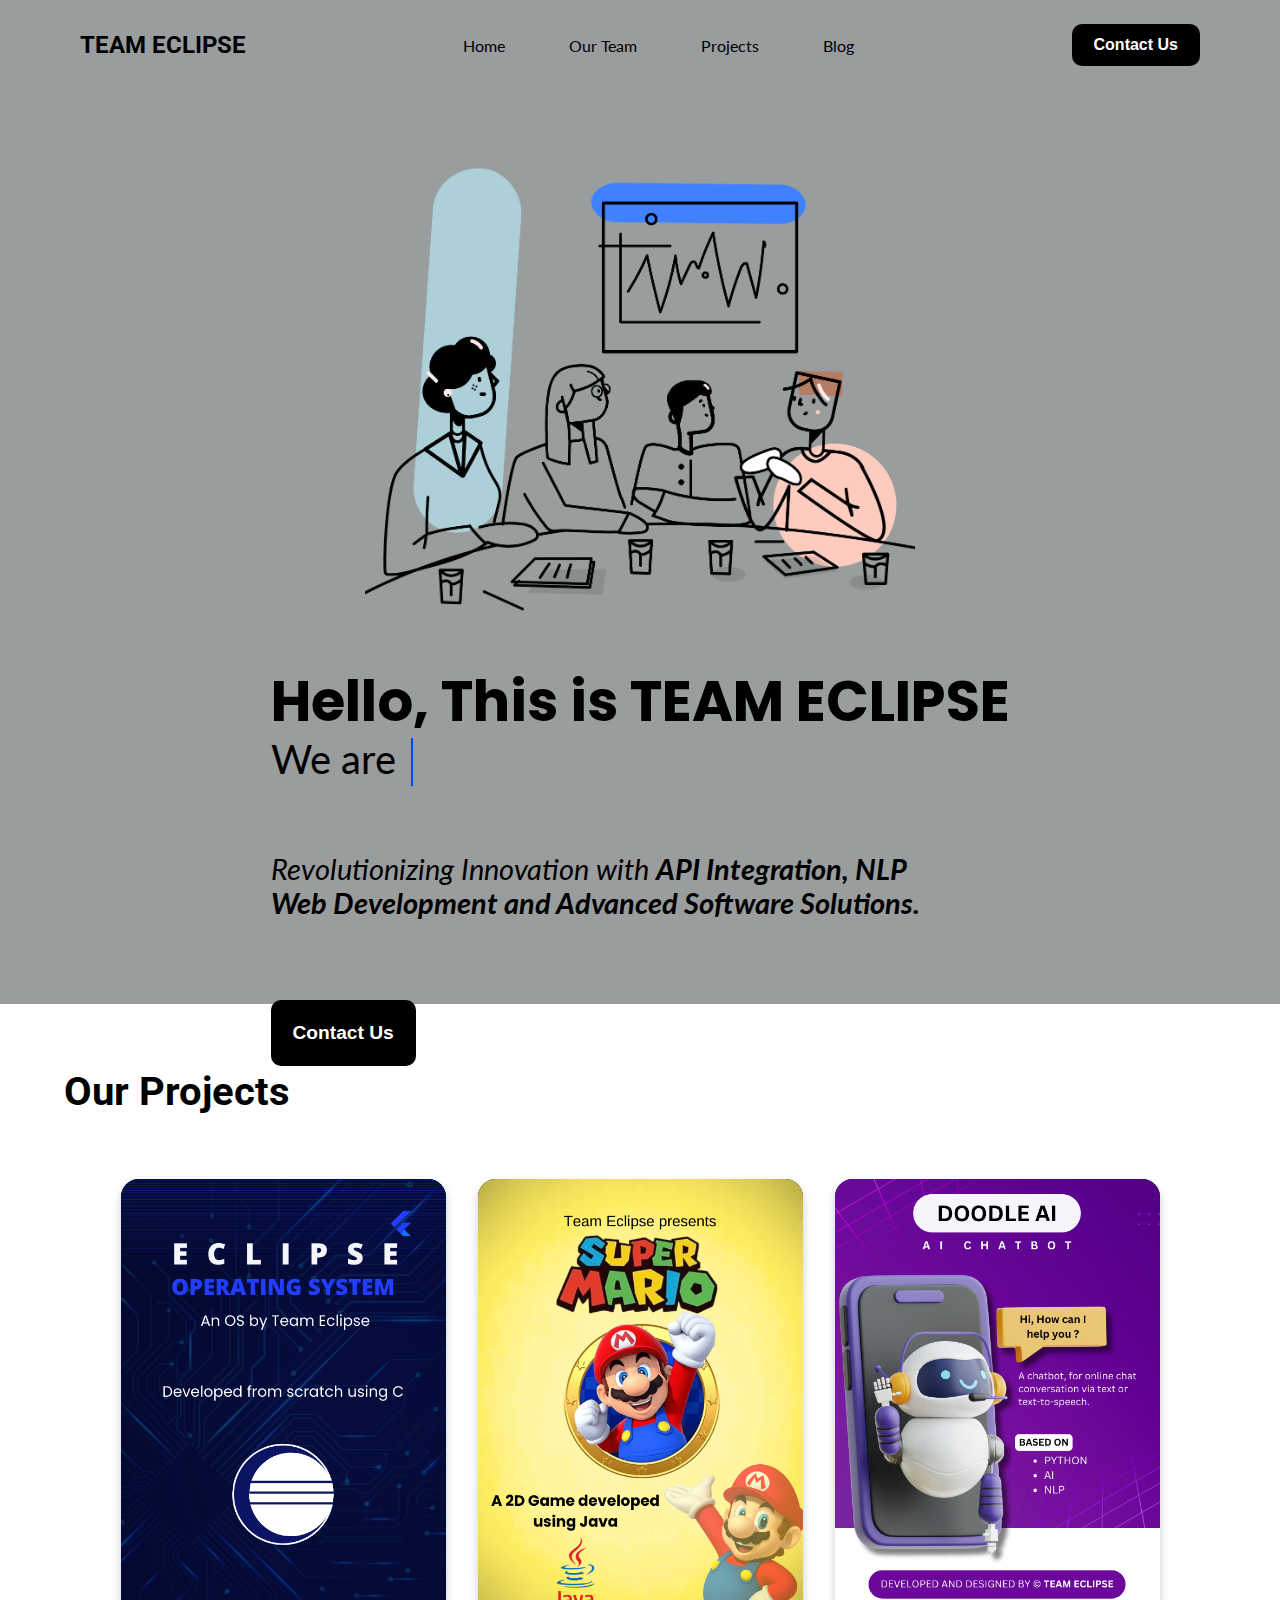
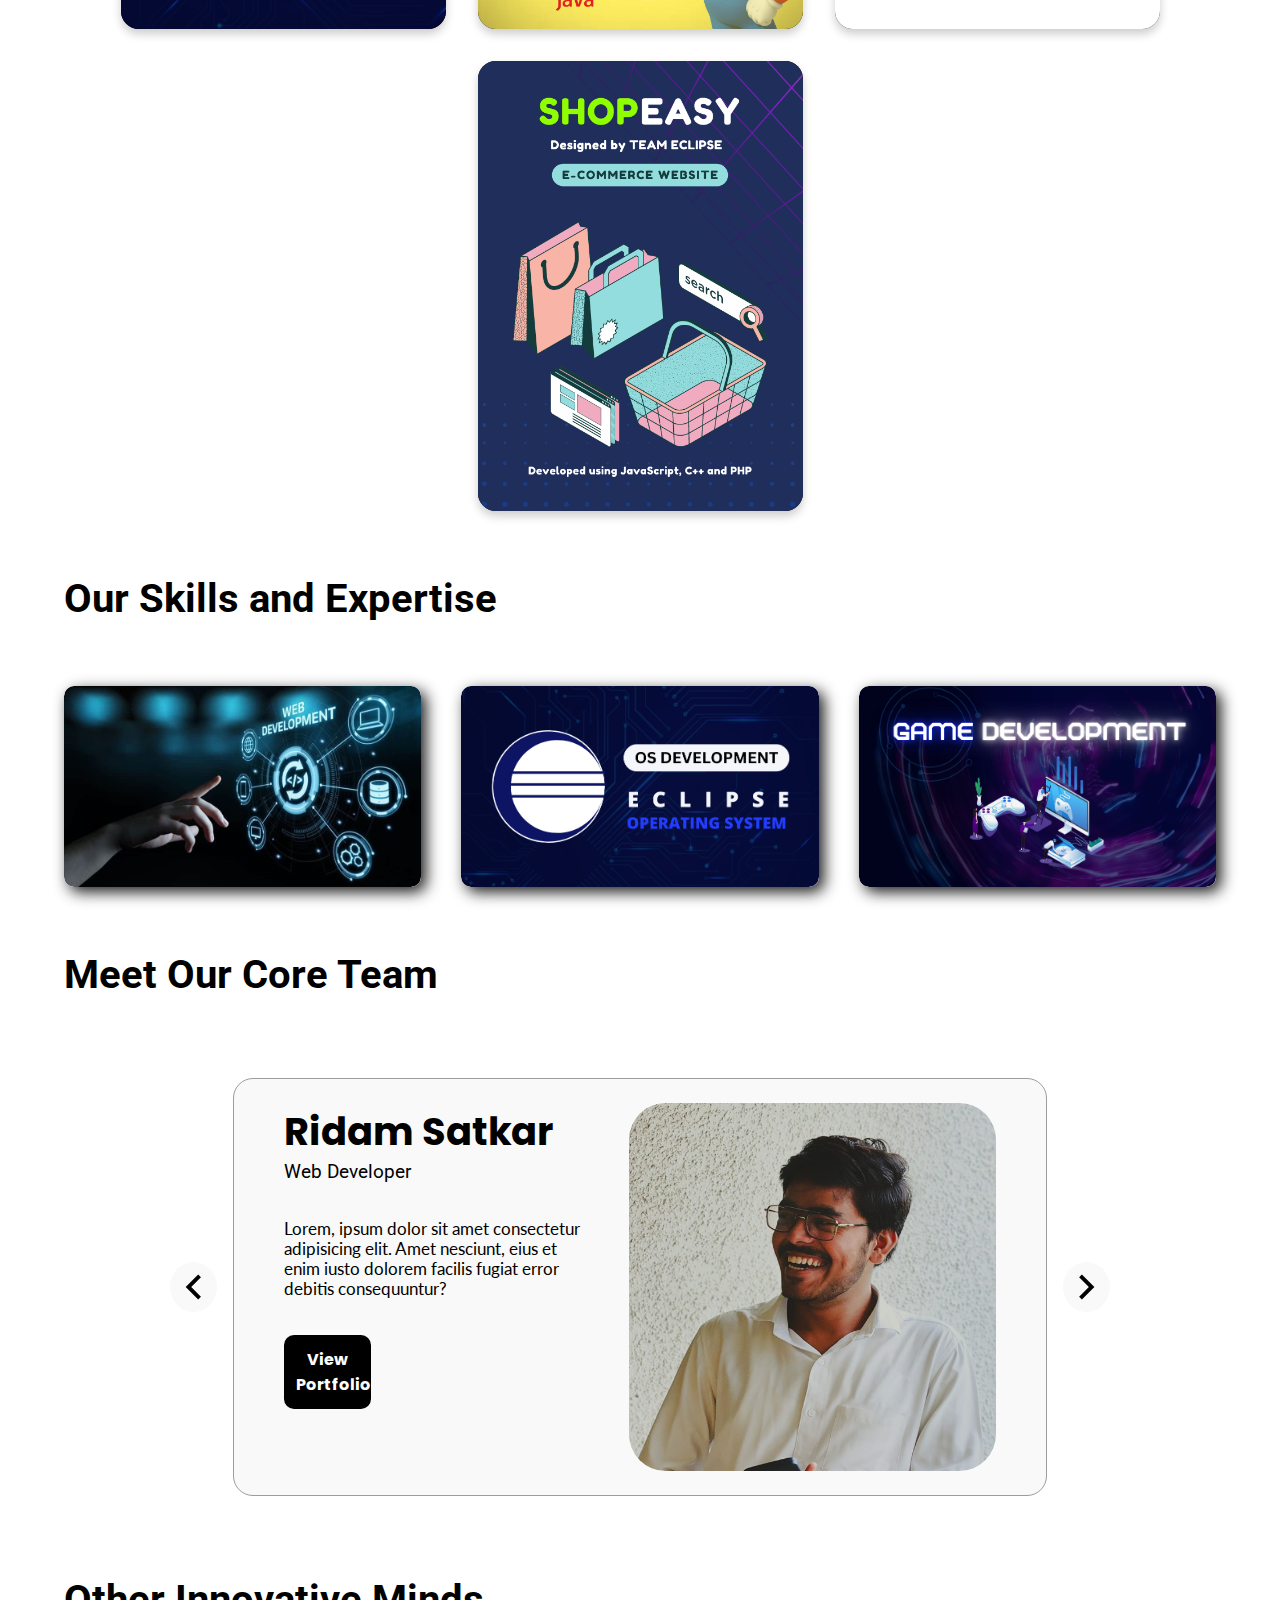
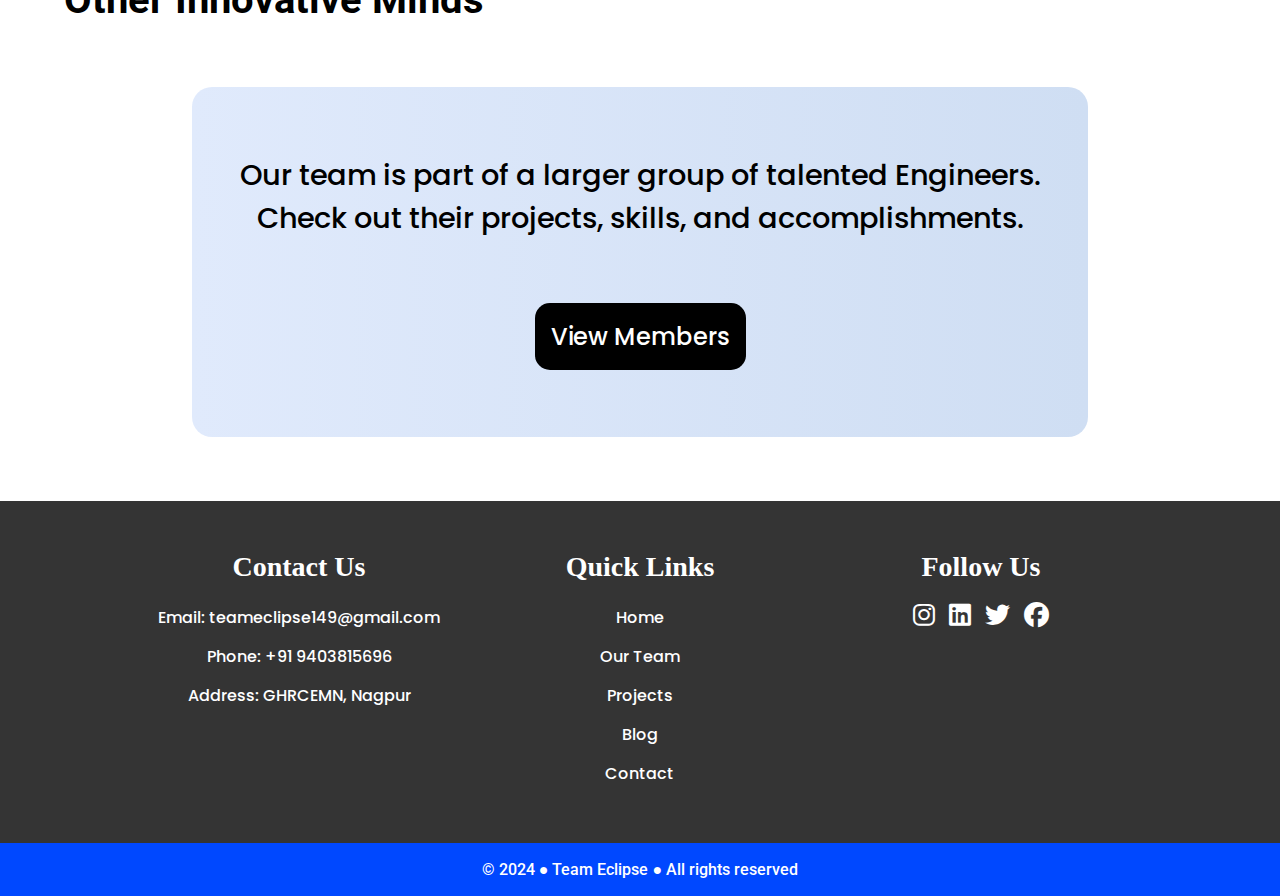
<file: index.html>
<!DOCTYPE html>
<html lang="en">

<head>
    <link rel="shortcut icon" type="icon" href="img/logo.png">
    <meta charset="UTF-8">
    <meta name="viewport" content="width=device-width, initial-scale=1.0">
    <title>Team Eclipse's Portfolio</title>
    <link rel="stylesheet" href="css/style.css">
    <link rel="stylesheet" media="only screen and (max-width:480px)" href="css/phone.css">
    <link rel="stylesheet"
        href="https://fonts.googleapis.com/css2?family=Roboto:wght@300;400;700&family=Open+Sans:wght@400;700&family=Lato:wght@400;700&display=swap">
    <link href="https://fonts.googleapis.com/css2?family=Poppins:wght@300;400;500;600;700;800;900&display=swap" rel="stylesheet">
    <link rel="stylesheet" href="https://cdnjs.cloudflare.com/ajax/libs/font-awesome/6.6.0/css/all.min.css">
</head>

<body>
    <div class="grey-bg">
        <header>
            <div class="logo">
                <h2>TEAM ECLIPSE</h2>
            </div>

            <div class="navbar">
                <ul>
                    <li><a href="#">Home</a></li>
                    <li><a href="#our-team">Our Team</a></li>
                    <li><a href="#projects">Projects</a></li>
                    <li><a href="blog.html">Blog</a></li>
                </ul>
            </div>
            <div class="sidebar">
                <div class="navigation">
                    <h4>NAVIGATION</h4>
                    <ul class="nav-items">
                        <li><a href="index.html">Home</a></li>
                        <li><a href="#our-team">Our Team</a></li>
                        <li><a href="#projects">Projects</a></li>
                        <li><a href="blog.html">Blog</a></li>
                    </ul>
                </div> 

                <div class="socials">

                    <h4>SOCIALS</h4>
                    <ul class="social">
                        <li><a href="#">Instagram</a></li>
                        <li><a href="#">Twitter</a></li>
                        <li><a href="#">LinkedIn</a></li>
                    </ul>
                </div>

            </div>
            <div class="sidebar-toggle">
                <!-- <input type="checkbox" id="menu-toggle"> -->
                <i class="fa-solid fa-bars menu" onclick="showSidebar(); showCross();"></i>
                <i class="fa-solid fa-xmark cross" onclick="hideSidebar();hideCross();"></i>
            </div>
            <div class="magnetic">
                <button type="button" class="magnet-button" onclick="location.href='contact.html'" name="button">Contact Us</button>
            </div>
        </header>



        <div class="intro-section">

            <div class="intro-text">
                <h1 class="intro-text1">Hello, This is TEAM ECLIPSE</h1>
                <div class="typewriter">
                    <p class="text">We are</p>
                    <ul class="option">
                        <li><span>Web Developers.</span></li>
                        <li><span>Designers.</span></li>
                        <li><span>Progammers.</span></li>
                        <li><span>Freelancers.</span></li>
                        <li><span>Engineers.</span></li>
                    </ul>
                </div>
                <div class="intro-text2">
                    <p><em>Revolutionizing Innovation with <strong>API Integration, NLP</strong></em></p>
                    <p><em><strong>Web Development and Advanced Software Solutions. </strong></em></p>
                </div>
                <div class="magnetic button-spacing">
                    <button type="button" onclick="location.href='contact.html'" class="magnet-button intro-button" name="button">Contact Us</button>
                </div>
            </div>

            <img class="intro-img" src="img/intro-img.png" alt="intro-img.png">

        </div>
    </div>
    <div class="project-section">
        <h3 class="project-text in-view-animate" id="projects">Our Projects</h3>
        <div class="project-wrapper">
            <div class="project-card in-view-animate">
                <div class="project-img"><img src="img/collab-project-1.png" alt="Location Unknown"></div>
                <div class="details">
                    <h1>Eclipse OS</h1>
                    <h2>Collaborative Project</h2>
                    <div class="rating">
                        <i class="fas fa-star"></i>
                        <i class="fas fa-star"></i>
                        <i class="fas fa-star"></i>
                        <i class="fas fa-star"></i>
                        <i class="far fa-star"></i>
                        <span>4.2/5</span>
                    </div>
                    <div class="tags">
                        <span class="tag">OS</span>
                        <span class="tag">C</span>
                        <span class="tag">OOPs</span>
                    </div>
                    <p class="desc">
                        A Full-Fledged operating system developed from Scratch only in C Programming Language.
                    </p>
                    <div class="collaborators">
                        <h3>Collaborators</h3>
                        <ul>
                            <li><img src="img/collab-1.jpg" alt="Ridam Satkar" title="Ridam Satkar"></li>
                            <li><img src="img/collab-2.jpg" alt="Priyanshu Kumar" title="Priyanshu Kumar"></li>
                            <li><img src="img/collab-4.jpg" alt="Pranay Kharbade" title="Pranay Kharbade"></li>
                        </ul>
                    </div>
                </div>
            </div>
            <div class="project-card in-view-animate">
                <div class="project-img"><img src="img/collab-project-2.png" alt="Location Unknown"></div>
                <div class="details">
                    <h1>Super Mario</h1>
                    <h2>Collaborative Project</h2>
                    <div class="rating">
                        <i class="fas fa-star"></i>
                        <i class="fas fa-star"></i>
                        <i class="fas fa-star"></i>
                        <i class="fas fa-star"></i>
                        <i class="far fa-star"></i>
                        <span>4/5</span>
                    </div>
                    <div class="tags">
                        <span class="tag">2D Game</span>
                        <span class="tag">Java</span>
                        <span class="tag">Game Engine</span>
                    </div>
                    <p class="desc">
                        A 2D Game developed from scratch using Java Programming Language.
                    </p>
                    <div class="collaborators">
                        <h3>Collaborators</h3>
                        <ul>
                            <li><img src="img/collab-1.jpg" alt="Ridam Satkar" title="Ridam Satkar"></li>
                            <li><img src="img/collab-2.jpg" alt="Priyanshu Kumar" title="Priyanshu Kumar"></li>
                            <li><img src="img/collab-3.jpg" alt="Sumit Vannier" title="Sumit Vannier"></li>
                        </ul>
                    </div>
                </div>
            </div>
            <div class="project-card in-view-animate">
                <div class="project-img"><img src="img/collab-project-3.png" alt="Location Unknown"></div>
                <div class="details">
                    <h1>Doodle AI</h1>
                    <h2>Collaborative Project</h2>
                    <div class="rating">
                        <i class="fas fa-star"></i>
                        <i class="fas fa-star"></i>
                        <i class="fas fa-star"></i>
                        <i class="fas fa-star"></i>
                        <i class="fas fa-star-half-alt"></i>
                        <span>4.7/5</span>
                    </div>
                    <div class="tags">
                        <span class="tag yellow">Python</span>
                        <span class="tag">AI</span>
                        <span class="tag blue">NLP</span>
                    </div>
                    <p class="desc">
                        A chatbot(Based on Pyhton and NLP), that can conduct an online chat conversation via text or
                        text-to-speech.
                    </p>
                    <div class="collaborators">
                        <h3>Collaborators</h3>
                        <ul>
                            <li><img src="img/collab-1.jpg" alt="Ridam Satkar" title="Ridam Satkar"></li>
                            <li><img src="img/collab-4.jpg" alt="Pranay Kharbade" title="Pranay Kharbade"></li>
                        </ul>
                    </div>
                </div>
            </div>
            <div class="project-card in-view-animate">
                <div class="project-img"><img src="img/collab-project-4.png" alt="Location Unknown"></div>
                <div class="details">
                    <h1>ShopEasy</h1>
                    <h2>Collaborative Project</h2>
                    <div class="rating">
                        <i class="fas fa-star"></i>
                        <i class="fas fa-star"></i>
                        <i class="fas fa-star"></i>
                        <i class="fas fa-star"></i>
                        <i class="fas fa-star-half-alt"></i>
                        <span>4.5/5</span>
                    </div>
                    <div class="tags">
                        <span class="tag yellow">JavaScript</span>
                        <span class="tag">Python</span>
                        <span class="tag blue">C++</span>
                    </div>
                    <p class="desc">
                        ShopEasy is an e-commerce website fully developed from scratch using JavaScript, C++ and Python.
                    </p>
                    <div class="collaborators">
                        <h3>Collaborators</h3>
                        <ul>
                            <li><img src="img/collab-1.jpg" alt="Ridam Satkar" title="Ridam Satkar"></li>
                            <li><img src="img/collab-4.jpg" alt="Pranay Kharbade" title="Pranay Kharbade"></li>
                            <li><img src="img/collab-3.jpg" alt="Sumit Vannier" title="Sumit Vannier"></li>
                        </ul>
                    </div>
                </div>
            </div>
        </div>
    </div>

    <div class="skills-section">
        <h3 class="skill-text in-view-animate">Our Skills and Expertise</h3>
        <div class="skill-wrapper">
            <div class="skill-card in-view-animate">
                <img alt="" src="img/skill-1.jpg">
                <div class="overlay">
                    <h3>Web Development</h3>
                    <p>Our team excels in building dynamic and responsive web applications, mastering both frontend and
                        backend technologies.</p>
                </div>
            </div>
            <div class="skill-card in-view-animate">
                <img alt="" src="img/skill-2.jpg">
                <div class="overlay">
                    <h3>OS Development</h3>
                    <p>We specialize in creating efficient and secure operating systems tailored for performance and
                        scalability.</p>
                </div>
            </div>
            <div class="skill-card in-view-animate">
                <img alt="" src="img/skill-3.jpg">
                <div class="overlay">
                    <h3>Game Development</h3>
                    <p>Our team is skilled in designing immersive and engaging games, blending creativity with technical
                        expertise.</p>
                </div>
            </div>
        </div>
    </div>

    <div class="team-section">
        <h3 class="team-text in-view-animate" id="our-team">Meet Our Core Team</h3>
        <div class="team-slider">
            <svg class="previous-arrow" xmlns="http://www.w3.org/2000/svg" viewBox="0 0 24 24" fill="currentColor">
                <path
                    d="M10.8284 12.0007L15.7782 16.9504L14.364 18.3646L8 12.0007L14.364 5.63672L15.7782 7.05093L10.8284 12.0007Z">
                </path>
            </svg>
            <div class="team-wrapper">
                <div class="member-card" >
                    <div class="member-details">
                        <h3 class="member-name">Ridam Satkar</h3>
                        <p class="member-pos">Web Developer</p>
                        <p class="member-info">Lorem, ipsum dolor sit amet consectetur adipisicing elit. Amet nesciunt,
                            eius et enim iusto dolorem facilis fugiat error debitis consequuntur?</p>
                        <button class="resume-btn" onclick="location.href='portfolios/Ridam/index.html'">View Portfolio</button>
                    </div>
                    <img src="img/collab-1.jpg" alt="Ridam Satkar" title="Ridam Satkar">
                </div>
                <div class="member-card">
                    <div class="member-details">
                        <h3 class="member-name">Priyanshu Kumar</h3>
                        <p class="member-pos">Graphic Designer</p>
                        <p class="member-info">Lorem, ipsum dolor sit amet consectetur adipisicing elit. Amet nesciunt,
                            eius et enim iusto dolorem facilis fugiat error debitis consequuntur?</p>
                        <button class="resume-btn" onclick="location.href='portfolios/Priyanshu/index.html'">View Portfolio</button>
                    </div>
                    <img src="img/collab-2.jpg" alt="Priyanshu Kumar" title="Priyanshu Kumar">
                </div>
                <div class="member-card">
                    <div class="member-details">
                        <h3 class="member-name">Sumit Vannier</h3>
                        <p class="member-pos">UI/UX Designer</p>
                        <p class="member-info">Lorem, ipsum dolor sit amet consectetur adipisicing elit. Amet nesciunt,
                            eius et enim iusto dolorem facilis fugiat error debitis consequuntur?</p>
                        <button class="resume-btn" onclick="location.href='portfolios/Sumit/index.html'">View Portfolio</button>
                    </div>
                    <img src="img/collab-3.jpg" alt="Sumit Vannier" title="Sumit Vannier">
                </div>
                <div class="member-card">
                    <div class="member-details">
                        <h3 class="member-name">Pranay Kharbade</h3>
                        <p class="member-pos">Web Developer</p>
                        <p class="member-info">Lorem, ipsum dolor sit amet consectetur adipisicing elit. Amet nesciunt,
                            eius et enim iusto dolorem facilis fugiat error debitis consequuntur?</p>
                        <button class="resume-btn" onclick="location.href='portfolios/Pranay/index.html'">View Portfolio</button>
                    </div>
                    <img src="img/collab-4.jpg" alt="Pranay Kharbade" title="Pranay Kharbade">
                </div>

            </div>
            <svg class="next-arrow" xmlns="http://www.w3.org/2000/svg" viewBox="0 0 24 24" fill="currentColor">
                <path
                    d="M13.1717 12.0007L8.22192 7.05093L9.63614 5.63672L16.0001 12.0007L9.63614 18.3646L8.22192 16.9504L13.1717 12.0007Z">
                </path>
            </svg>
        </div>
    </div>

    <div class="other-members">
        <h3 class="other-members-text">Other Innovative Minds</h3>
        <div class="other-members-content">
                <p>Our team is part of a larger group of talented Engineers. 
                <br>
                Check out their projects, skills, and accomplishments.
            </p>
            <button class="other-members-btn" onclick="location.href='modifications/index.html'">View Members</button>
        </div>
    </div>

    <footer>
        <div class="container">
                <div class="footer-content">
                    <h3>Contact Us</h3>
                    <p>Email: teameclipse149@gmail.com</p>
                    <p>Phone: +91 9403815696</p>
                    <p>Address: GHRCEMN, Nagpur</p>
                </div>
                <div class="footer-content mobile-display-none">
                    <h3>Quick Links</h3>
                    <ul class="list">
                        <li><a href="index.html">Home</a></li>
                        <li><a href="#our-team">Our Team</a></li>
                        <li><a href="#projects">Projects</a></li>
                        <li><a href="blog.html">Blog</a></li>
                        <li><a href="contact.html">Contact</a></li>
                    </ul>
                </div>
            
            <div class="footer-content">
                <h3>Follow Us</h3>
                <ul class="social-icons">
                    <li><a href=""><i class="fab fa-instagram"></i></a></li>
                    <li><a href=""><i class="fab fa-linkedin"></i></a></li>
                    <li><a href=""><i class="fab fa-twitter"></i></a></li>
                    <li><a href=""><i class="fab fa-facebook"></i></a></li>
                </ul>
            </div>
        </div>
        <div class="bottom-bar">
            <p>&copy; 2024  ●  Team Eclipse  ●  All rights reserved</p>
        </div>
    </footer>
</body>

<script src="js\magneticbuttons.js"></script>
<script src="js\TeamSlider.js"></script>
<script src="js\MenuToggle.js"></script>

</html>
</file>
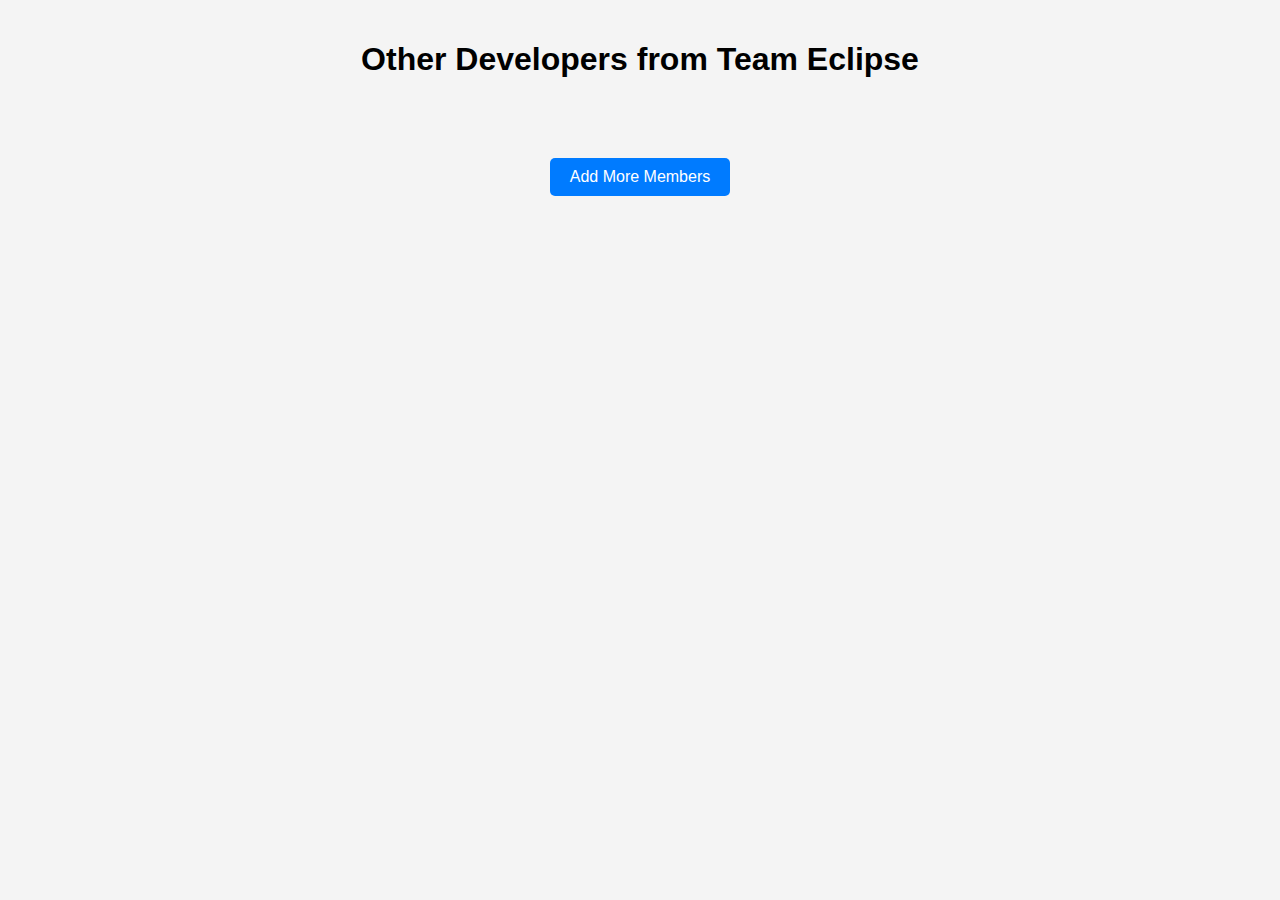
<file: modifications/index.html>
<!DOCTYPE html>
<html lang="en">
<head>
    <meta charset="UTF-8">
    <meta name="viewport" content="width=device-width, initial-scale=1.0">
    <title>Other Members</title>
    <link rel="stylesheet" href="styles.css">
</head>
<body>
    <h1>Other Developers from Team Eclipse</h1>
    <div id="portfolio-grid" class="grid-container"></div>

    <button id="add-more-btn" onclick="location.href='add_more_members.html'">Add More Members</button>

    <script src="script.js"></script>
</body>
</html>
</file>
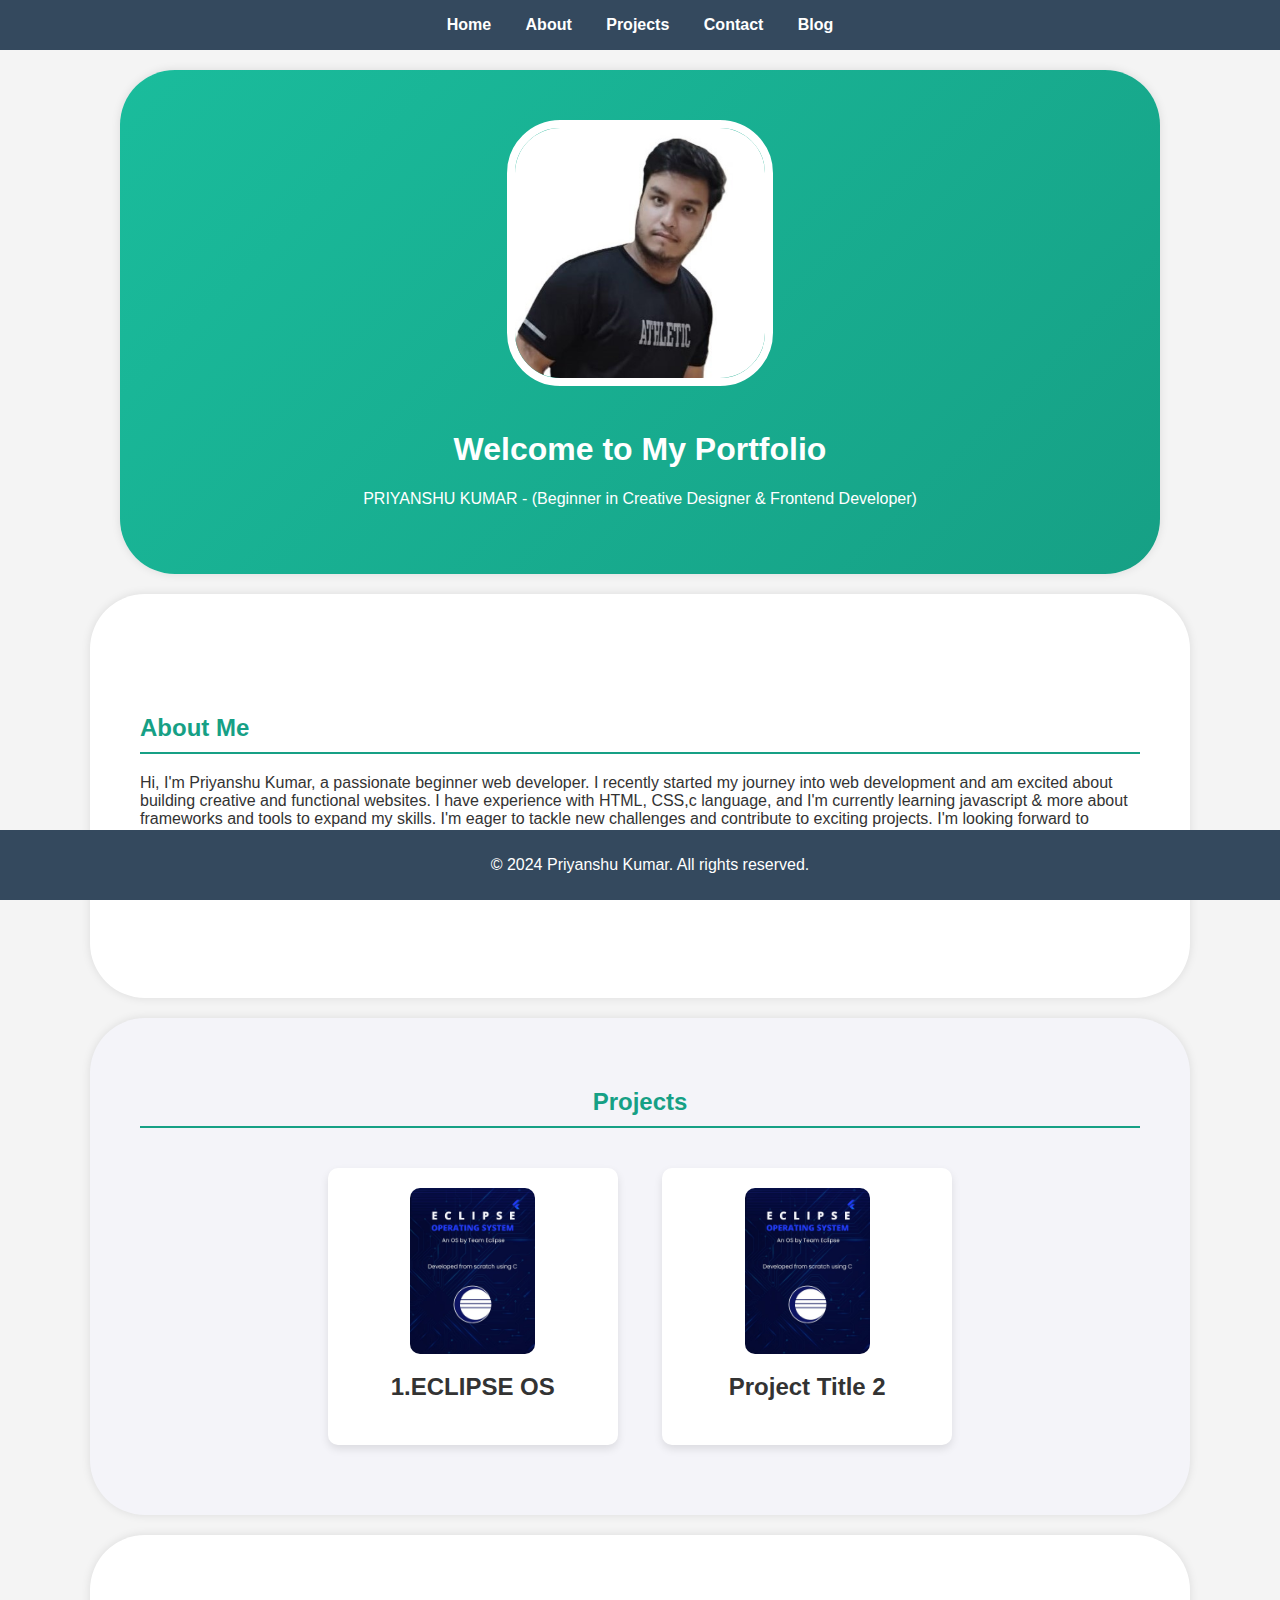
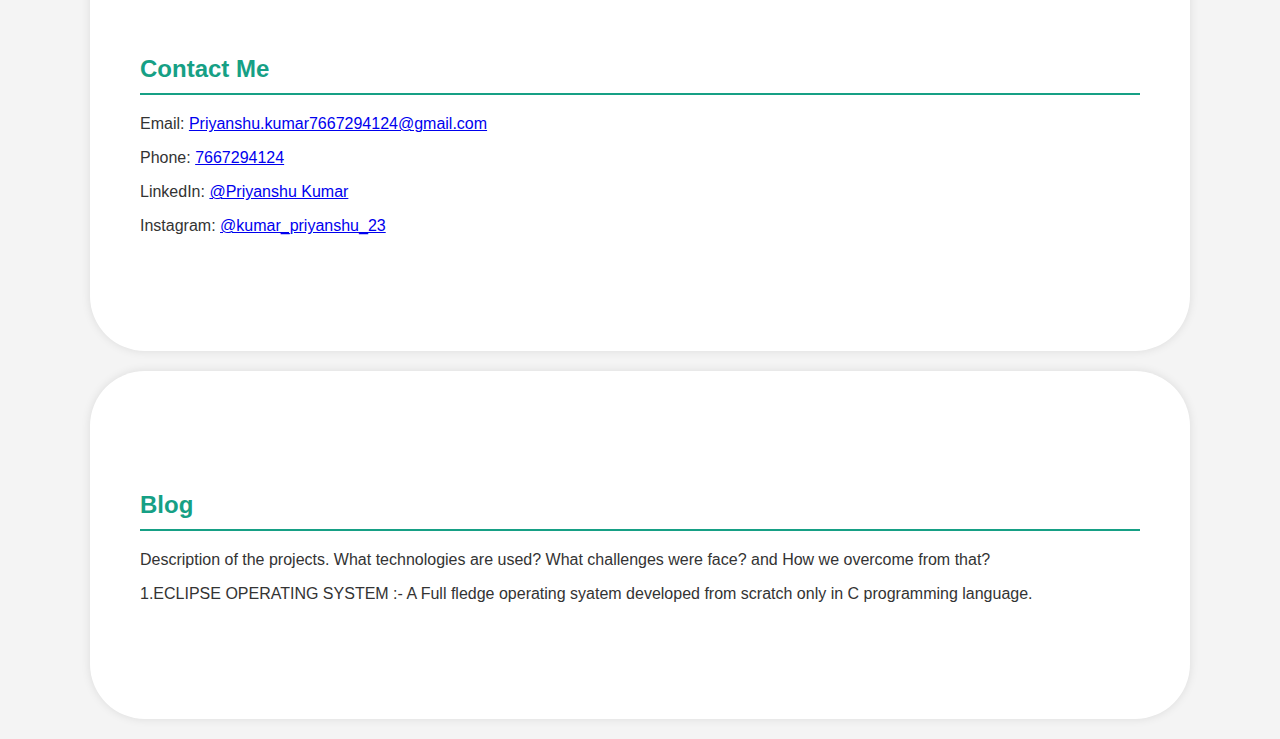
<file: portfolios/Priyanshu/index.html>
<!DOCTYPE html>
<html lang="en">
<head>
    <meta charset="UTF-8">
    <title>Priyanshu Kumar's Portfolio</title>
    <link rel="stylesheet" href="styles.css">
</head>
<body>
    <header>
        <nav>
            <ul>
                <li><a href="#home">Home</a></li>
                <li><a href="#about">About</a></li>
                <li><a href="#projects">Projects</a></li>
                <li><a href="#contact">Contact</a></li>
                <li><a href="#blog">Blog</a></li>
            </ul>
        </nav>
    </header>

    <section id="home" class="hero">
        <div class="profile-container">
            <img src="profile-img.jpg" alt="Your Photo" class="profile-img">
        </div>
        <h1>Welcome to My Portfolio</h1>
        <p>PRIYANSHU KUMAR - (Beginner in Creative Designer & Frontend Developer)</p>
    </section>

    <section id="about">
        <h2>About Me</h2>
        <p>Hi, I'm Priyanshu Kumar, a passionate beginner web developer. I recently started my journey into web development and am excited about building creative and functional websites. I have experience with HTML, CSS,c language, and I'm currently learning javascript & more about frameworks and tools to expand my skills. I'm eager to tackle new challenges and contribute to exciting projects. I'm looking forward to growing in this field and making a positive impact with my work.

Feel free to connect with me to discuss web development, share tips, or collaborate on projects!

.</p>
        <a href="Resume with Marksheet.pdf" download>Download Resume</a>
    </section>

    <section id="projects">
        <h2>Projects</h2>
        <div class="project">
            <img src="collab-project-1.png" alt="Project 1 Description" class="project-img">
            <h3>1.ECLIPSE OS</h3>
            
        </div>
        <div class="project">
            <img src="collab-project-1.png" alt="Project 2 Description" class="project-img">
            <h3>Project Title 2</h3>
        </div>
        
    </section>

    
<section id="contact" class="contact">
    <h2>Contact Me</h2>
    <div class="contact-details">
        <p>Email: <a href="mailto:yourname@example.com">Priyanshu.kumar7667294124@gmail.com</a></p>
        <p>Phone: <a href="tel:7667294124">7667294124</a></p>
        <p>LinkedIn: <a href="https://linkedin.com/in/Priyanshu Kumar" target="_blank">@Priyanshu Kumar</a></p>
        <p>Instagram: <a href="https://instagram.com/kumar_priyanshu_23" target="_blank">@kumar_priyanshu_23</a></p>
    </div>
</section>


    <section id="blog">
        <h2>Blog</h2>
      <p>Description of the projects. What technologies are used? What challenges were face? and How we overcome from that? </>
        <p>1.ECLIPSE OPERATING SYSTEM :- A Full fledge operating syatem developed from scratch only in C programming language.</p>
    </section>

    <footer>
        <p>&copy; 2024 Priyanshu Kumar. All rights reserved.</p>
    </footer>
</body>
</html>
</file>
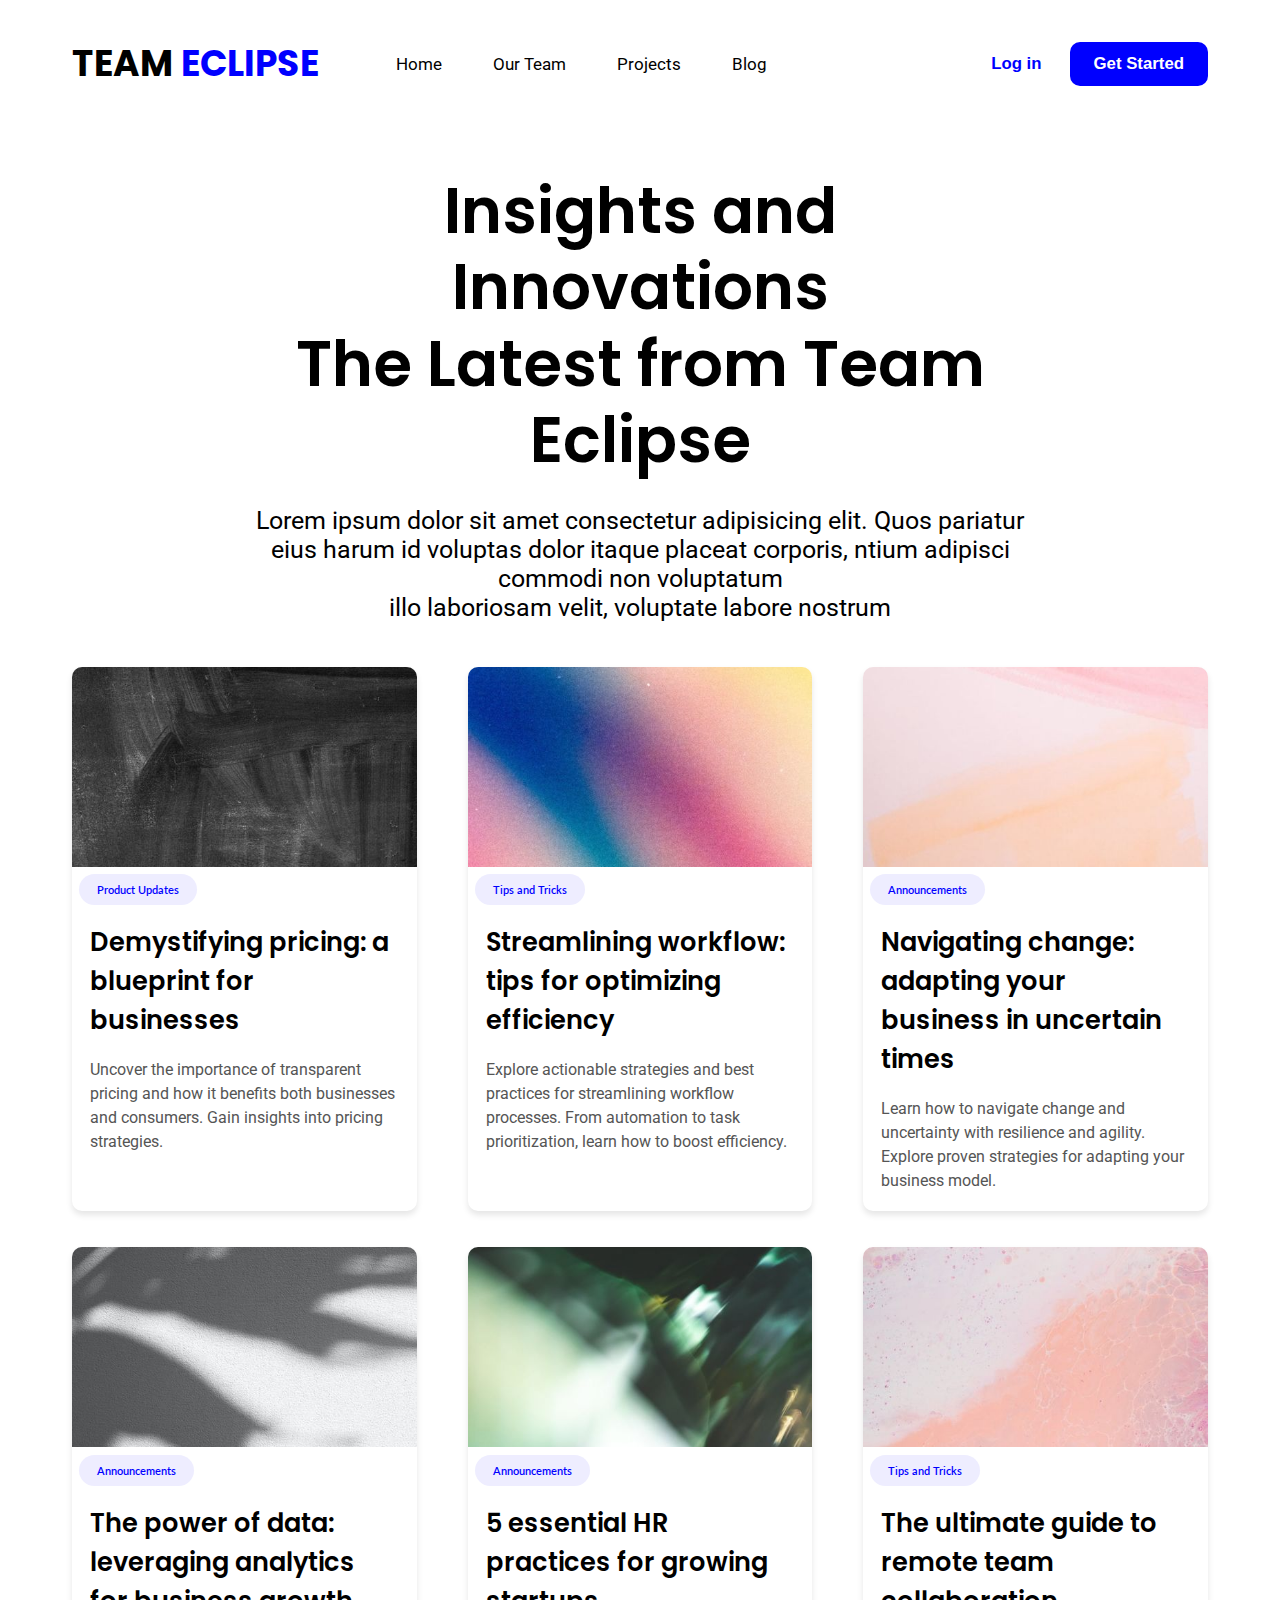
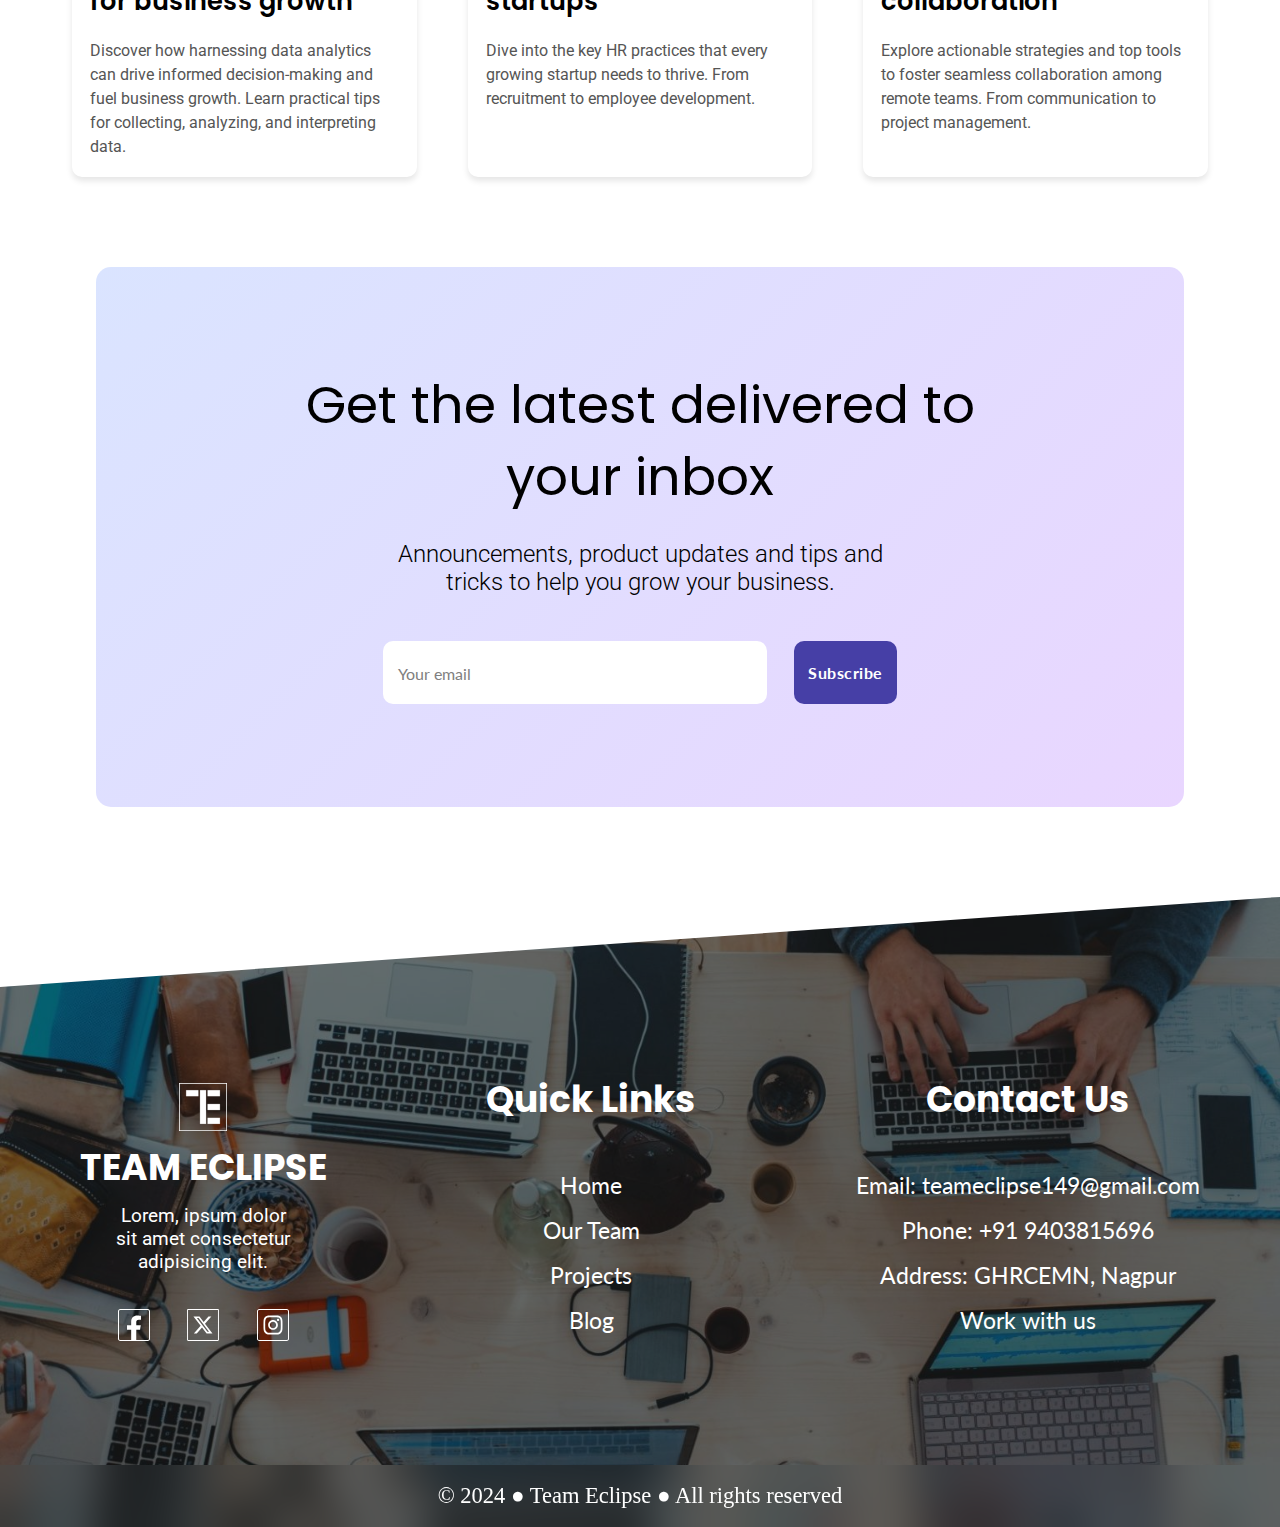
<file: blog.html>
<!DOCTYPE html>
<html lang="en">

<head>
    <meta charset="UTF-8">
    <meta name="viewport" content="width=device-width, initial-scale=1.0">
    <title>TE-Blogs</title>
    <link rel="stylesheet" href="css/blog.css">
    <link href="https://fonts.googleapis.com/css2?family=Lato:ital,wght@0,100;0,300;0,400;0,700;0,900;1,100;1,300;1,400;1,700;1,900&family=Poppins:ital,wght@0,100;0,200;0,300;0,400;0,500;0,600;0,700;0,800;0,900;1,100;1,200;1,300;1,400;1,500;1,600;1,700;1,800;1,900&family=Roboto:ital,wght@0,100;0,300;0,400;0,500;0,700;0,900;1,100;1,300;1,400;1,500;1,700;1,900&display=swap" rel="stylesheet">
    <link rel="stylesheet" href="https://cdnjs.cloudflare.com/ajax/libs/font-awesome/6.6.0/css/all.min.css">
</head>

<body>
    <nav class="navbar">
        <div class="nav-left">
            <h3 class="logo">TEAM <span>ECLIPSE</span></h3>
            <ul class="nav-items">
                <li><a href="index.html">Home</a></li>
                <li><a href="#">Our Team</a></li>
                <li><a href="#">Projects</a></li>
                <li><a href="blog.html">Blog</a></li>
            </ul>
        </div>
        <div class="nav-right">
            <button class="btn btn-secondary">Log in</button>
            <button class="btn btn-primary">Get Started</button>
        </div>

    </nav>
    <div class="blog-intro">
        <h3 class="intro-heading">Insights and Innovations<br>The Latest from Team Eclipse</h3>
        <p class="intro-paragraph">Lorem ipsum dolor sit amet consectetur adipisicing elit. Quos pariatur <br>eius harum
            id voluptas dolor
            itaque placeat corporis, ntium adipisci commodi non voluptatum <br>illo laboriosam velit,
            voluptate labore nostrum</p>
    </div>
    <div class="blog-wrapper">
        <div class="blog-list">
            <div class="blog-item">
                <a href="#">
                    <div class="blog-img">
                        <img src="img/blog-img-1.jpg" alt="">
                    </div>
                    <div class="blog-tags">
                        <div>Product Updates</div>
                    </div>
                    <h3 class="blog-heading">Demystifying pricing: a blueprint for businesses</h3>
                    <p class="blog-paragraph">Uncover the importance of transparent pricing and how it benefits both
                        businesses and consumers. Gain insights into pricing strategies.</p>
                </a>
            </div>
            <div class="blog-item">
                <a href="#">
                    <div class="blog-img">
                        <img src="img/blog-img-2.jpg" alt="">
                    </div>
                    <div class="blog-tags">
                        <div>Tips and Tricks</div>
                    </div>
                    <h3 class="blog-heading">Streamlining workflow: tips for optimizing efficiency</h3>
                    <p class="blog-paragraph">Explore actionable strategies and best practices for streamlining workflow
                        processes. From automation to task prioritization, learn how to boost efficiency.</p>
                </a>
            </div>
            <div class="blog-item">
                <a href="#">
                    <div class="blog-img">
                        <img src="img/blog-img-3.jpg" alt="">
                    </div>
                    <div class="blog-tags">
                        <div>Announcements</div>
                    </div>
                    <h3 class="blog-heading">Navigating change: adapting your business in uncertain times</h3>
                    <p class="blog-paragraph">Learn how to navigate change and uncertainty with resilience and agility.
                        Explore proven strategies for adapting your business model.</p>
                </a>
            </div>
            <div class="blog-item">
                <a href="#">
                    <div class="blog-img">
                        <img src="img/blog-img-4.jpg" alt="">
                    </div>
                    <div class="blog-tags">
                        <div>Announcements</div>
                    </div>
                    <h3 class="blog-heading">The power of data: leveraging analytics for business growth</h3>
                    <p class="blog-paragraph">Discover how harnessing data analytics can drive informed decision-making
                        and fuel business growth. Learn practical tips for collecting, analyzing, and interpreting data.
                    </p>
                </a>
            </div>
            <div class="blog-item">
                <a href="#">
                    <div class="blog-img">
                        <img src="img/blog-img-5.jpg" alt="">
                    </div>
                    <div class="blog-tags">
                        <div>Announcements</div>
                    </div>
                    <h3 class="blog-heading">5 essential HR practices for growing startups</h3>
                    <p class="blog-paragraph">Dive into the key HR practices that every growing startup needs to thrive.
                        From recruitment to employee development.</p>
                </a>
            </div>
            <div class="blog-item">
                <a href="#">
                    <div class="blog-img">
                        <img src="img/blog-img-6.jpg" alt="">
                    </div>
                    <div class="blog-tags">
                        <div>Tips and Tricks</div>
                    </div>
                    <h3 class="blog-heading">The ultimate guide to remote team collaboration</h3>
                    <p class="blog-paragraph">Explore actionable strategies and top tools to foster seamless
                        collaboration among remote teams. From communication to project management.</p>
                </a>
            </div>
        </div>
    </div>

    <div class="newsletter-gradient-image">
        <h2 class="newsletter-heading">Get the latest delivered to <br> your inbox</h2>
        <p class="newsletter-paragraph">Announcements, product updates and tips and <br> tricks to help you grow your
            business.</p>
        <form action="#" method="post" name="newsletter-form" class="newsletter-form">
            <div class="newsletter-input">
                <input class="email-input" autocomplete="off" id="Email" name="Email" type="text" required>
                <label for="Email" class="email-label">Your email</label>
            </div>
            <input type="Submit" value="Subscribe" class="sub-btn">
        </form>
    </div>
    <footer>
        <div class="overlay">
            <div class="footer-logo">
                <img class="logo-img" src="img/footer-logo.png" alt="Team Eclipse">
                <h2>TEAM <span>ECLIPSE</span> </h2>
                <p>Lorem, ipsum dolor <br> sit amet consectetur <br> adipisicing elit.</p>
                <div class="social-icons">
                    <svg width="32" height="32" viewBox="0 0 128 128" fill="#ffffff "
                        xmlns="http://www.w3.org/2000/svg">
                        <path fill-rule="evenodd" clip-rule="evenodd"
                            d="M9.14286 4H118.857C121.697 4 124 6.30253 124 9.14286V118.857C124 121.697 121.697 124 118.857 124H73.0618V83.375H88.3345L91.1855 65.0469H73.0618V53.0938C73.0618 47.9141 75.5055 43.1328 83.6509 43.1328H92V27.3945C92 27.3945 84.4655 26 77.3382 26C62.4727 26 52.6982 34.9648 52.6982 50.9023V65.0469H36V83.375H52.6982V124H9.14286C6.30253 124 4 121.697 4 118.857V9.14286C4 6.30254 6.30254 4 9.14286 4ZM52.6982 128H9.14286C4.0934 128 0 123.907 0 118.857V9.14286C0 4.0934 4.0934 0 9.14286 0H118.857C123.907 0 128 4.0934 128 9.14286V118.857C128 123.907 123.907 128 118.857 128H73.0618H52.6982Z">
                        </path>
                    </svg>
                    <svg width="32" height="32" viewBox="0 0 265 265" fill="#ffffff "
                        xmlns="http://www.w3.org/2000/svg">
                        <path fill-rule="evenodd" clip-rule="evenodd"
                            d="M9.5 0.5C4.52944 0.5 0.5 4.52944 0.5 9.5V255.5C0.5 260.471 4.52944 264.5 9.5 264.5H255.5C260.471 264.5 264.5 260.471 264.5 255.5V9.5C264.5 4.52944 260.471 0.5 255.5 0.5H9.5ZM8.5 9.5C8.5 8.94772 8.94772 8.5 9.5 8.5H255.5C256.052 8.5 256.5 8.94772 256.5 9.5V255.5C256.5 256.052 256.052 256.5 255.5 256.5H9.5C8.94772 256.5 8.5 256.052 8.5 255.5V9.5ZM201.688 61.5H177.538L137.743 107.001L103.336 61.5066H53.5L113.048 139.356L56.6106 203.87H80.7738L124.336 154.097L162.398 203.87H211L148.925 121.813L201.688 61.5ZM182.447 189.418H169.066L81.7056 75.1969H96.0644L182.447 189.418Z">
                        </path>
                    </svg>
                    <svg width="32" height="32" viewBox="0 0 128 128" fill="#ffffff "
                        xmlns="http://www.w3.org/2000/svg">
                        <path fill-rule="evenodd" clip-rule="evenodd"
                            d="M9.14286 4H118.857C121.697 4 124 6.30253 124 9.14286V118.857C124 121.697 121.697 124 118.857 124H9.14286C6.30253 124 4 121.697 4 118.857V9.14286C4 6.30254 6.30254 4 9.14286 4ZM118.857 0H9.14286C4.0934 0 0 4.0934 0 9.14286V118.857C0 123.907 4.0934 128 9.14286 128H118.857C123.907 128 128 123.907 128 118.857V9.14286C128 4.0934 123.907 0 118.857 0ZM44.5759 63.9152C44.5759 53.2277 53.2277 44.4062 64.0849 44.4062C74.7724 44.4062 83.5938 53.2277 83.5938 63.9152C83.5938 74.7723 74.7724 83.4241 64.0849 83.4241C53.2277 83.4241 44.5759 74.7723 44.5759 63.9152ZM51.3617 63.9152C51.3617 71.0402 57.1295 76.6384 64.0849 76.6384C71.0402 76.6384 76.6384 71.0402 76.6384 63.9152C76.6384 56.9598 71.0402 51.3616 64.0849 51.3616C56.9599 51.3616 51.3617 56.9598 51.3617 63.9152ZM84.2724 39.1473C86.817 39.1473 88.8527 41.183 88.8527 43.7277C88.8527 46.2723 86.817 48.308 84.2724 48.308C81.7277 48.308 79.692 46.2723 79.692 43.7277C79.692 41.183 81.7277 39.1473 84.2724 39.1473ZM95.6384 32.3616C100.049 36.7723 101.406 42.2009 101.746 48.308C102.085 54.5848 102.085 73.4152 101.746 79.692C101.406 85.7991 100.049 91.058 95.6384 95.6384C91.2277 100.049 85.7992 101.406 79.692 101.746C73.4152 102.085 54.5849 102.085 48.3081 101.746C42.2009 101.406 36.942 100.049 32.3617 95.6384C27.9509 91.058 26.5938 85.7991 26.2545 79.692C25.9152 73.4152 25.9152 54.5848 26.2545 48.308C26.5938 42.2009 27.9509 36.7723 32.3617 32.3616C36.942 27.9509 42.2009 26.5938 48.3081 26.2545C54.5849 25.9152 73.4152 25.9152 79.692 26.2545C85.7992 26.5938 91.2277 27.9509 95.6384 32.3616ZM86.4777 93.6027C89.7009 92.2455 92.4152 89.7009 93.6027 86.308C95.3325 82.1275 95.225 72.9247 95.1536 66.8186C95.141 65.7391 95.1295 64.7563 95.1295 63.9152C95.1295 63.1049 95.1408 62.1511 95.1533 61.0976C95.2247 55.0929 95.3345 45.852 93.6027 41.5223C92.2456 38.2991 89.7009 35.5848 86.4777 34.3973C82.148 32.6654 72.907 32.7752 66.9024 32.8466C65.849 32.8591 64.8951 32.8705 64.0849 32.8705C63.2438 32.8705 62.261 32.859 61.1814 32.8464C55.0754 32.775 45.8725 32.6674 41.692 34.3973C38.2992 35.7545 35.7545 38.2991 34.3974 41.5223C32.6655 45.852 32.7753 55.0929 32.8467 61.0976C32.8592 62.1511 32.8706 63.1049 32.8706 63.9152C32.8706 64.7563 32.8591 65.7391 32.8465 66.8187C32.7751 72.9247 32.6675 82.1275 34.3974 86.308C35.7545 89.7009 38.2992 92.2455 41.692 93.6027C45.8725 95.3325 55.0754 95.225 61.1814 95.1536C62.261 95.141 63.2438 95.1295 64.0849 95.1295C64.8951 95.1295 65.8489 95.1408 66.9024 95.1533C72.907 95.2247 82.148 95.3345 86.4777 93.6027Z">
                        </path>
                    </svg>
                </div>
            </div>
            <div class="footer-links">
                <h2>Quick Links</h2>
                <ul>
                    <li><a href="index.html">Home</a></li>
                    <li><a href="#">Our Team</a></li>
                    <li><a href="#">Projects</a></li>
                    <li><a href="blog.html">Blog</a></li>
                </ul>
            </div>
            <div class="footer-contact">
                <h2>Contact Us</h2>
                <div class="contact-links">
                    <p><a target="_blank" href="mailto:teameclipse149@gmail.com">Email: teameclipse149@gmail.com</a></p>
                    <p><a target="_blank" href="tel:+91 9403815696">Phone: +91 9403815696</a></p>
                    <p><a target="_blank" href="https://maps.app.goo.gl/Z6ndRTWRTfJLYewm6">Address: GHRCEMN, Nagpur</a></p>
                    <p><a target="_blank" href="contact.html">Work with us</a></p>
                </div>
            </div>
        </div>
        <div class="bottom-bar">
            <p>&copy; 2024 ● Team Eclipse ● All rights reserved</p>
        </div>
    </footer>
</body>

</html>
</file>
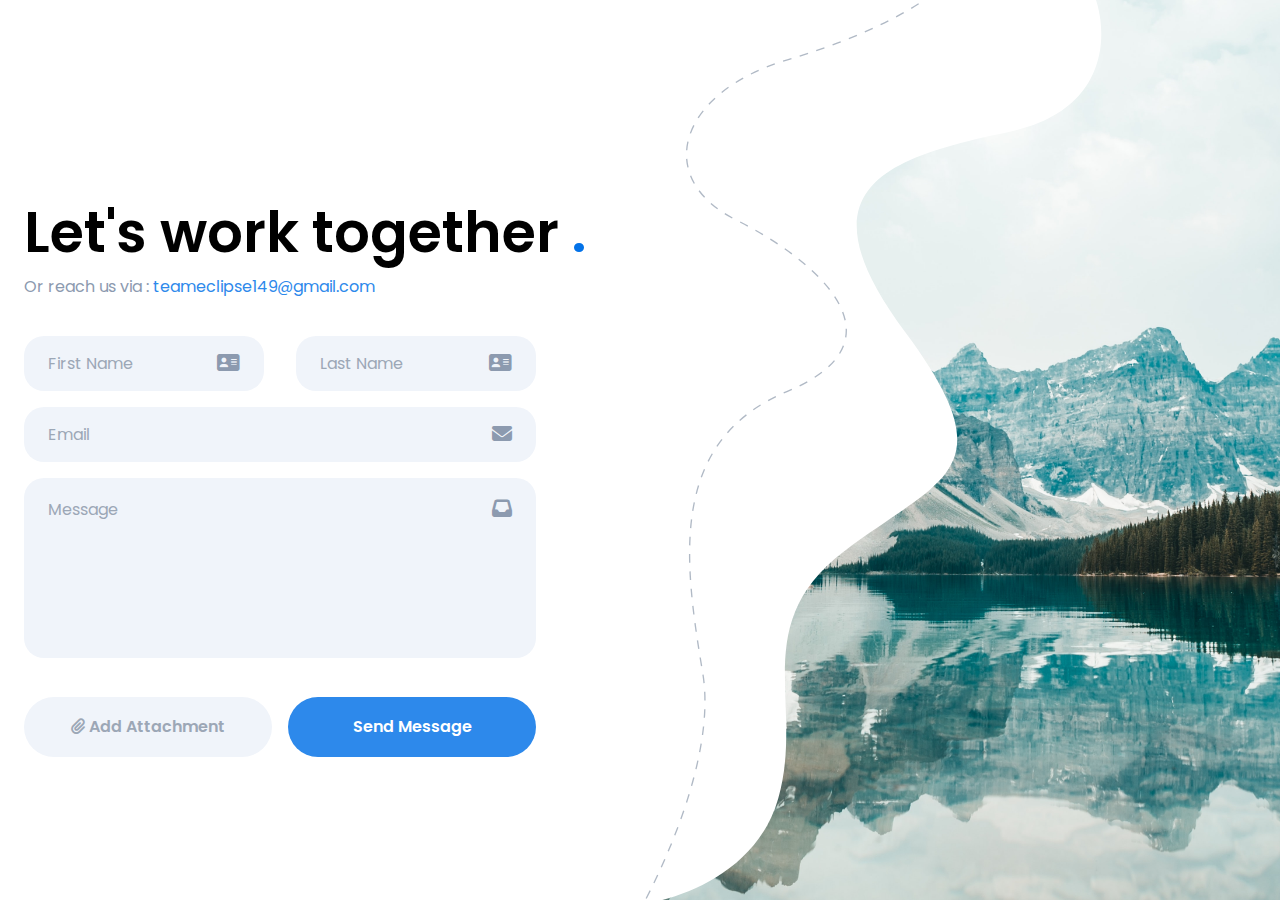
<file: contact.html>
<!DOCTYPE html>
<html lang="en">

<head>
    <meta charset="UTF-8">
    <meta name="viewport" content="width=device-width, initial-scale=1.0">
    <title>Contact - Team Eclipse</title>
    <link rel="stylesheet" href="https://cdnjs.cloudflare.com/ajax/libs/font-awesome/6.6.0/css/all.min.css">
    <link href="https://fonts.googleapis.com/css2?family=Lato:ital,wght@0,100;0,300;0,400;0,700;0,900;1,100;1,300;1,400;1,700;1,900&family=Poppins:ital,wght@0,100;0,200;0,300;0,400;0,500;0,600;0,700;0,800;0,900;1,100;1,200;1,300;1,400;1,500;1,600;1,700;1,800;1,900&family=Roboto:ital,wght@0,100;0,300;0,400;0,500;0,700;0,900;1,100;1,300;1,400;1,500;1,700;1,900&display=swap" rel="stylesheet">
    <link rel="stylesheet" href="css/contact.css">
</head>

<body>
    <main>
        <section class="contact">
            <div class="container">
                <div class="left">
                    <div class="form-wrapper">
                        <div class="contact-heading">
                            <h1>Let's work together <span>.</span></h1>
                            <p class="text">Or reach us via : <a href="mailto:teameclipse149@gmail.com"
                                    target="_blank">teameclipse149@gmail.com</a></p>
                        </div>

                        <form action="" method="post" name="contact-form" class="contact-form">

                            <div class="input-wrap ">
                                <input class="contact-input" autocomplete="off" name="First-Name" type="text" required>
                                <label for="">First Name</label>
                                <i class="fa-solid icon fa-address-card"></i>
                            </div>

                            <div class="input-wrap">
                                <input class="contact-input" autocomplete="off" name="Last-Name" type="text" required>
                                <label for="">Last Name</label>
                                <i class="fa-solid icon fa-address-card"></i>
                            </div>

                            <div class="input-wrap w-100">
                                <input class="contact-input" autocomplete="off" name="Email" type="text" required>
                                <label for="">Email</label>
                                <i class="fa-solid icon fa-envelope"></i>
                            </div>

                            <div class="input-wrap w-100">
                                <textarea class="contact-input" name="Message" autocomplete="off" required></textarea>
                                <label for="">Message</label>
                                <i class="fa-solid icon fa-inbox"></i>
                            </div>

                            <div class="buttons">
                                <button class="btn upload">
                                    <span>
                                        <i class="fa-solid icon fa-paperclip"><span> Add Attachment</span></i>
                                    </span>
                                    <input type="file" name="attachment">
                                </button>
                                <input type="submit" value="Send Message" class="btn">
                            </div>
                        </form>
                    </div>
                </div>
                <div class="right">
                    <div class="image-wrapper">
                        <img src="img/contact-img.jpg" alt="bg-img" class="img">
                        <div class="wave-wrap">
                            <svg class="wave" viewBox="0 0 783 1536" fill="none" xmlns="http://www.w3.org/2000/svg">
                                <path id="wave" d="M236.705 1356.18C200.542 1483.72 64.5004 1528.54 1 1535V1H770.538C793.858 63.1213 797.23 196.197 624.165 231.531C407.833 275.698 274.374 331.715 450.884 568.709C627.393 805.704 510.079 815.399 347.561 939.282C185.043 1063.17 281.908 1196.74 236.705 1356.18Z"/>
                                </svg>
                        </div>
                        <svg class="dashed-wave" viewBox="0 0 345 877" fill="none" xmlns="http://www.w3.org/2000/svg">
                            <path id="dashed-wave" d="M0.5 876C25.6667 836.167 73.2 739.8 62 673C48 589.5 35.5 499.5 125.5 462C215.5 424.5 150 365 87 333.5C24 302 44 237.5 125.5 213.5C207 189.5 307 138.5 246 87C185 35.5 297 1 344.5 1"/>
                            </svg>
                    </div>
                </div>
            </div>
        </section>
    </main>
    <script src="js/GoogleSheets.js"></script>
</body>

</html>
</file>
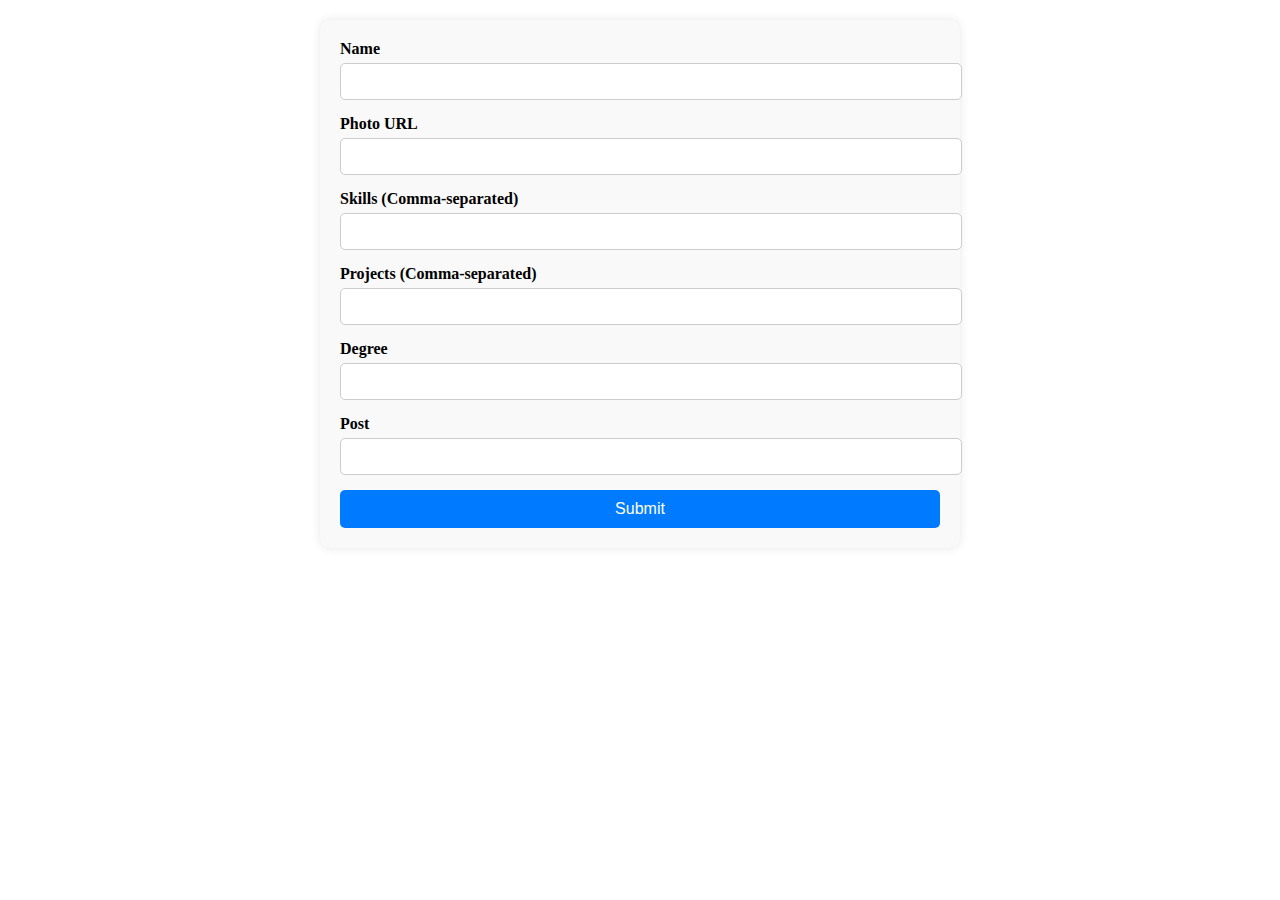
<file: modifications/add_more_members.html>
<!DOCTYPE html>
<html lang="en">

<head>
    <meta charset="UTF-8">
    <meta name="viewport" content="width=device-width, initial-scale=1.0">
    <title>Student Data Form</title>
    <link rel="stylesheet" href="add_more_members.css">
</head>

<body>

    <form id="student-form" method="post" name="student-form">
        <label for="name">Name</label>
        <input type="text" id="name" name="name" required>

        <label for="photo_url">Photo URL</label>
        <input type="url" id="photo_url" name="photo_url" required>

        <label for="skills">Skills (Comma-separated)</label>
        <input type="text" id="skills" name="skills" required>

        <label for="projects">Projects (Comma-separated)</label>
        <input type="text" id="projects" name="projects" required>

        <label for="degree">Degree</label>
        <input type="text" id="degree" name="degree" required>

        <label for="post">Post</label>
        <input type="text" id="post" name="post" required>

        <button type="submit">Submit</button>
    </form>

    <script src="GoogleSheets.js"></script>

</body>

</html>
</file>
<file: css/style.css>
html{
    scroll-behavior: smooth;
}

*{
    box-sizing: border-box;
    margin: 0;
    padding: 0;
}

:root{
    --primary-color:#ffffff;
    --accent-color:#0048ff; 
    --heading-color:#ffffff;
    --text-color:#000000;
    --grey-color:#999d9e;
    
    --font-heading:"Roboto", sans-serif;
    --font-paragraph:"Lato", sans-serif;
    --font-primary:"Poppins", sans-serif;
}


.grey-bg{
    height: calc(100vh + 6.5rem);
    background-color: var(--grey-color);
}

header{
    background-color: #f0f0f000;
    padding: 1.5rem 3rem;
    width: calc(100% - 4rem);
    display: flex;
    margin: 0 auto 1rem auto;
    align-items: center;
    justify-content: space-between;
}

header .logo{
    font-family: var(--font-heading);
    color: black;
}

header .navbar ul{
    list-style: none;
    display: flex;
    justify-content: space-evenly;
    align-items:center ;
    gap: 4rem;
}
header .sidebar-toggle, header .sidebar{
    display: none;
}

header .navbar ul li{
    position: relative;
    text-align: center;
}

header .navbar ul li a{
    text-decoration: none;
    color: #000000;
    font-family: var(--font-paragraph);
    position: relative;
    display: inline-block;
    font-size: 1rem;
    padding: 5px 0px;
}

header .navbar ul li a::after {
    content: '';
    position: absolute;
    left: 0px;
    bottom: 0px;
    width: 100%;
    height: 2px;
    background-color: var(--accent-color);
    transform-origin: bottom right;
    transition: transform 0.5s ease;
    transform: scaleX(0);
}
header .navbar ul li a:hover::after {
    transform-origin: bottom left;
    transform: scaleX(1);
}

/* MAGNETIC BUTTONS ---> CSS Starts */

.magnetic {
    display: inline-block;
    position: relative; 
}

.magnet-button {
    padding: 10px 20px;
    background-color: #000000;
    color: #ffffff;
    border: 2px solid #000000;
    border-radius: 10px;
    font-size: 1rem;
    font-weight: 700;
    cursor: pointer;
    transition: transform 0.2s ease, background-color 0.8s ease, border-color 0.8s ease, color 0.3s ease;
}

.magnet-button:hover{
    background-color: var(--accent-color);
    border-color: var(--accent-color);
    color: white;
}

/* MAGNETIC BUTTONS ---> CSS Ends */

/* Intro-Section ---> CSS Starts  */

.intro-section{
    display: flex;  
    flex-flow: row wrap-reverse;
    align-items: center;
    justify-content: space-evenly;
    margin: 50px auto;
    padding: 0 20px;
}

.intro-text1{
    font-family: var(--font-primary);
    position: relative;
    font-size: 3.5rem;
    line-height: 1.5rem;
}

/* Animated Text >>> Typewriter Effect ---> CSS Starts  */

.typewriter{
    display: flex;
    align-items: center;
    /* margin-bottom: 4rem; */
}

.text{
    display: inline-block;
    color: #000000;
    font-family: var(--font-paragraph);
    font-size: 2.5rem;
}

.option {
    margin-left: 15px;
    height: 90px;
    line-height: 90px;
    overflow: hidden;
}

.option li {
    list-style: none;
    color: var(--accent-color);
    font-size: 2.5rem;
    font-family: var(--font-paragraph);
    font-weight: 500;
    position: relative;
    top: 0;
    animation: slide 12s steps(4) infinite;
}

@keyframes slide {
    100% {
        top: -360px;
    }
}

.option li span {
    position: relative;
    margin: 5px 0;
}

.option li span::after {
    content: '';
    position: absolute;
    top: 3px;
    left: 0;
    height: 100%;
    width: 100%;
    background: #999d9e;
    border-left: 2px solid var(--accent-color);
    animation: typing 3s steps(10) infinite;
}

@keyframes typing {

    40%,
    60% {
        left: calc(100% + 0.5rem);
    }

    100% {
        left: 0;
    }
}

/* Animated Text >>> Typewriter Effect ---> CSS Ends  */

.intro-text2{
    margin-top: 3rem;
}

.intro-text2 p{
    font-size: 1.8rem;
    font-family: var(--font-paragraph);
}

.intro-button{
    margin-top: 5rem;
    padding: 20px;
    font-size: 1.2rem;
}

.intro-img{ 
    height: 550px;
    width: 550px;
}

/* Intro-Section ---> CSS Ends  */

/* Project-Section ---> CSS Starts  */

.project-text{
    margin-top: 4rem;
    margin-left: 5%;
    font-family: var(--font-heading);
    font-size: 2.5rem;
    font-weight: 700;
}

.project-wrapper {
    position: relative;
    width: 100%;
    height: 100%;
    padding: 4rem 1rem;
    display: flex;
    align-content: center;
    justify-content: center;
    gap: 2rem;
    flex-wrap: wrap;
}

.project-card {
    position: relative;
    width: 325px;
    height: 450px;
    background: #000;
    border-radius: 18px;
    overflow: hidden;
    box-shadow: 0 5px 10px rgba(0, 0, 0, .2);
    
}

.project-img {
    position: relative;
    top: 0;
    left: 0;
    width: 100%;
    height: 100%;
    overflow: hidden;
}

.project-img::before {
    content: '';
    position: absolute;
    bottom: -45%;
    left: 0;
    width: 100%;
    height: 100%;
    z-index: 1;
    transition: .3s;
}

.project-card:hover .project-img::before {
    bottom: 0;
}

.project-img img {
    position: absolute;
    top: 0;
    left: 0;
    width: 100%;
    height: 100%;
    object-fit: cover;
    transition: .3s;
}

.project-card:hover .project-img img {
    transform: scale(1.1);
}

.details {
    position: absolute;
    bottom: -100%;
    left: 0;
    width: 100%;
    height: auto;
    padding: 1.5em 1.5em 2em;
    background: #000a;
    backdrop-filter: blur(16px) saturate(120%);
    transition: .3s;
    color: #fff;
    z-index: 2;
}

.project-card:hover .details {
    bottom: 0;
}

.details h1,
.details h2 {
    font-weight: 700;
}

.details h1 {
    font-size: 1.5em;
    margin-bottom: 5px;
}

.details h2 {
    font-weight: 400;
    font-size: 1em;
    margin-bottom: 10px;
    opacity: .6;
}

.details .rating {
    position: relative;
    margin-bottom: 15px;
    display: flex;
    gap: .25em;
}

.details .rating i {
    color: #e3c414;
}

.details .rating span {
    margin-left: 0.25em;
}

.details .tags {
    display: flex;
    gap: .375em;
    margin-bottom: .875em;
    font-size: .85em;
}

.details .tags span {
    padding: .35rem .65rem;
    color: #fff;
    border: 1.5px solid rgba(255 255 255 / 0.4);
    border-radius: 4px;
    border-radius: 50px;
}

.details .desc {
    color: #fff;
    opacity: .8;
    line-height: 1.5;
    margin-bottom: 1em;
}

.details .collaborators h3 {
    margin-bottom: .5em;
}

.details .collaborators ul {
    position: relative;
    display: flex;
    flex-wrap: wrap;
    gap: 0.625rem;
    width: 100%;
}

.details .collaborators ul li {
    list-style: none;
    width: 55px;
    height: 55px;
    border-radius: 50%;
    overflow: hidden;
    border: 1.5px solid #fff;
}

.details .collaborators ul li img {
    width: 100%;
    height: 100%;
}

/* Project-Section ---> CSS Ends  */

/* Appear-on-Scroll Effect ---> CSS Starts  */

@keyframes appear {
    from{
        opacity: 0;
        transform: translateX(-100px); 
    }
    to{
        opacity: 1;
        transform: translateX(0px); 
    }
}

.in-view-animate {
    animation: appear linear;
    animation-timeline: view();
    animation-range: entry 0% cover 30%;
}

/* Appear-on-Scroll Effect ---> CSS Ends  */

/* Skill-Section ---> CSS Starts */

.skill-text {
    margin-left: 5%;
    font-family: var(--font-heading);
    font-size: 2.5rem;
    font-weight: 700;
}

.skill-wrapper {
    position: relative;
    width: 100%;
    height: 100%;
    padding: 4rem 5%;
    display: grid;
    grid-template-columns: repeat(auto-fit, minmax(250px, 1fr));
    grid-gap: 40px;
}

.skill-card {
    border-radius: 10px;
    position: relative;
    overflow: hidden;
    box-shadow: 5px 5px 15px rgba(0,0,0,0.9);
}
.skill-card img{
    width: 100%;
    border-radius: 10px;
    display: block;
    transition: transform 0.5s;
}
.overlay {
    width: 100%;
    height: 0;
    background: linear-gradient(transparent,#1c1c1c 58%);
    border-radius: 10px;
    position: absolute;
    left: 0;
    bottom: 0;
    overflow: hidden;
    display: flex;
    align-items: center;
    justify-content: center;
    flex-direction: column;
    padding: 0 40px;
    text-align: center;
    font-size: 1rem;
    transition: height 0.5s;
}
.overlay h3 {
    font-weight: 500;
    margin-bottom: 5px;
    margin-top: 3vh;
    font-family: var(--font-primary);
    color: #ffffff;
    font-size: 1.9rem;
    letter-spacing: 2px;
}

.overlay p{
    color: #ececec;
}

.skill-card:hover img{
    transform: scale(1.1);
}
.skill-card:hover .overlay{
    height: 100%;
}
/* Skill-Section ---> CSS Ends */

/* Team Section ---> CSS Starts */

.team-text {
    margin-left: 5%;
    font-family: var(--font-heading);
    font-size: 2.5rem;
    font-weight: 700;
}

.team-slider{
    height: 100%;
    width: 100%;
    display: flex;
    flex-direction: row;
    align-items: center;
    padding: 0 170px;
}

.team-slider svg{
    height: 50px;
    width: 50px;
    background-color: #f9f9f9;
    border-radius: 50%;
    /* display: none; */
}

.team-slider .team-wrapper{
    height: 50vh;
    width: 70vw;
    padding: 1rem;
    margin: 4rem auto;
    display: flex;
    flex-wrap :nowrap;
    overflow: hidden;
    justify-content: flex-start;
    scroll-snap-type: x mandatory;
    scroll-behavior: smooth;
}

.team-slider .member-card{
    height: 100%;
    flex: 1;
    min-width: 100%;
    padding: 3% calc(3% + 2vw) 3% 3%;
    background-color: #f9f9f9;
    border: 1px solid var(--grey-color);
    border-radius: 20px;
    display: flex;
    flex-direction: row;
    gap: 10px;
    margin-right: 1rem;
    scroll-margin: 1rem;
    scroll-snap-align: start;

    &:last-child{
        margin-right: 0;
    }
}

.team-slider .member-card, .member-card * {
    user-select: none;
}

.team-slider .member-card .member-details{
    display: flex;
    flex-direction: column;
    padding: 0 2vw;
}

.team-slider .member-card .member-details .member-name{
    font-family: var(--font-primary);
    font-size: clamp(1.5rem,3vw,5rem);
    font-weight: 700;
}

.team-slider .member-card .member-details .member-pos{
    font-family: var(--font-heading);
    font-size: clamp(1rem,1.5vw,4rem);

}

.team-slider .member-card .member-details .member-info{
    margin-top: 4vh;
    font-family:  var(--font-paragraph);
    font-size: clamp(1rem,1.3vw,4rem);
}

.team-slider .member-card .member-details .resume-btn{
    margin-top: 4vh;
    width: 28%;
    background-color: black;
    color: white;
    padding: 12px;
    font-family: var(--font-primary);
    font-weight: 700;
    font-size: 1rem;
    border: none;
    border-radius: 10px;
    transition: all .3s ease-in-out;

    &:hover{
        background-color: rgb(0, 4, 255);
    }
}

.team-slider .member-card img{
    border-radius: 10%;
}                       

/* Team Section ---> CSS Ends */

/* Other Members Section ---> CSS Starts */

.other-members .other-members-text {
    margin-left: 5%;
    font-family: var(--font-heading);
    font-size: 2.5rem;
    font-weight: 700;
}

.other-members .other-members-content{
    background: linear-gradient(to right, #e0eafc, #cfdef3);
    padding: 4.2rem 3rem;
    margin: 4rem auto;
    display: flex;
    flex-direction: column;
    align-items: center;
    justify-content: space-between;
    width: 70vw;
    height: auto;
    min-height: 350px;
    border-radius: 20px;
}

.other-members .other-members-content p{
    text-align: center;
    font-family: var(--font-primary);
    font-size: 1.8rem;
    font-weight: 500;
}

.other-members .other-members-content .other-members-btn{
    border-radius: 15px;
    border: none;
    background-color: #000;
    color: white;
    padding: 1rem 1rem;
    font-family: var(--font-primary);
    font-size: 1.5rem;
    font-weight: 500;
    transition: all .3s ease;
}

.other-members .other-members-content .other-members-btn:hover{
    background-color: var(--accent-color);
}

@media screen and (max-width: 1024px) {
    .other-members .other-members-content {
        width: 80vw;
        padding: 3rem 2rem;
    }
    
    .other-members .other-members-content p {
        font-size: 1.5rem;
    }
    
    .other-members .other-members-content .other-members-btn {
        font-size: 1.3rem;
    }
}

@media screen and (max-width: 768px) {
    .other-members .other-members-content {
        width: 90vw;
        padding: 2.5rem 1.5rem;
        min-height: 300px;
    }
    
    .other-members .other-members-content p {
        font-size: 1.3rem;
    }
    
    .other-members .other-members-content .other-members-btn {
        font-size: 1.1rem;
        padding: 0.8rem 0.8rem;
    }
}

@media screen and (max-width: 480px) {
    .other-members .other-members-content {
        width: 90vw;
        padding: 2rem 1rem;
        min-height: 250px;
        margin: 3rem auto;
    }
    
    .other-members .other-members-content p {
        font-size: 1.1rem;
        font-weight: 500;
    }
    
    .other-members .other-members-content .other-members-btn {
        font-size: 1rem;
        padding: 0.7rem 0.7rem;
    }
}

/* Other Members Section ---> CSS Ends */


/* Footer ---> CSS Starts */

footer {
    background: #343434;
    padding-top: 50px;
    color: #fff;
}

.container {
    width: 80%;
    margin: auto;
    display: flex;
    justify-content: center;
}

.footer-content {
    width: 33.3%;
}

.footer-content h3{
    font-size: 28px;
    margin-bottom: 15px;
    text-align: center;
}

.footer-content p {
    font-family: var(--font-primary);
    font-weight: 500;
    width: fit-content;
    margin: auto;
    padding: 7px;
}

.footer-content ul {
    text-align: center;
}

.list {
    padding: 0;
}

.list li {
    width: auto;
    text-align: center;
    list-style-type: none;
    padding: 7px;
    position: relative;
}

.list li a{
    font-family: var(--font-primary);
    font-weight: 500;
    text-decoration: none;
    color: #fff;

}

.list li::before {
    content: '';
    position: absolute;
    transform: translate(-50%, -50%);
    left: 50%;
    top: 100%;
    width: 0;
    height: 2px;
    background: var(--accent-color);
    transition-duration: .5s;
}

.list li:hover::before {
    width: 70px;
}

.social-icons {
    text-align: center;
    padding: 0;
}

.social-icons li {
    display: inline-block;
    text-align: center;
    padding: 5px;
}

.social-icons i {
    color: white;
    font-size: 25px;
}


.list li a:hover {
    color: var(--accent-color);
}

.social-icons i:hover {
    color: var(--accent-color);
}

.bottom-bar {
    background: var(--accent-color);
    text-align: center;
    padding: 10px 0;
    margin-top: 50px;
}

.bottom-bar p {
    font-family: var(--font-heading);
    font-weight: 500;
    color: #ffffff;
    margin: 0;
    font-size: 16px;
    padding: 7px;
}

/* Footer ---> CSS Ends */
</file>
<file: css/phone.css>
*{
    box-sizing: border-box;
    margin: 0;
    padding: 0;
}
.grey-bg{
    background-color: #999d9e;
    height: calc(100vh + 0.5rem);
    width: 100vw;
}

header .navbar{
    display: none;
}

header{
    padding: 2rem 0;
    margin: auto;
    display: flex;
    justify-content: space-between;
    align-items: center;
}   

header .sidebar-toggle{
    display: flex;
}

header .sidebar-toggle .menu{
    position: fixed;
    top: 18px;
    right: 32px;
    padding: 24px 25px;
    font-size: 4vw;
    border-radius: 50%;
    background-color: #1c1d20;
    color: #ffffff;
    z-index: 1;
    transition: all 0.3s ease;
}

header .sidebar-toggle .menu::after{
    content: '';
    position: absolute;
    background: linear-gradient(0deg, #027efb 0%,  rgba(0,3,255,1)100%);
    height: 100%;
    width: 100%;
    border-radius: 50%;
    transition: all 0.3s ease;
    z-index: -1;
    top: 0;
    left: 0;
    
    transform: scale(0);
}

header .sidebar-toggle .menu:hover::after,
header .sidebar-toggle .menu:focus::after{
    transform: scale(1);
}

header .sidebar-toggle .cross{
    z-index: 2;
    display: none;
    position: fixed;
    top: 18px;
    right: 32px;
    background-color: #027efb;
    color: white;
    padding: 24px 25px;
    font-size: 4vw;
    border-radius: 50%;
}

header .sidebar{
    display: flex;
    position: fixed;
    top: 0;
    right: 0;
    height: 100vh;
    width: 100vw;
    background-color: #181818;
    padding: 7rem 4rem 7rem 4rem;  
    z-index: 2;
    flex-direction: column;
    gap: 15rem;
    transition: transform 0.5s cubic-bezier(0.7, 0, 0.2, 1); /* Smooth transition */
    transform: translateX(100%);
}


header .sidebar .nav-items{
    list-style: none;
}

header .sidebar .navigation h4{
    color: #b6b6b6;
    font-family:"Lato", sans-serif;
    font-size: 0.7rem;
    border-bottom: 1px solid #b6b6b6;
    padding-bottom: 1.5rem;
    margin-bottom: 1.5rem;
}

header .sidebar .nav-items li a{
    display: inline-block;
    text-decoration: none;
    font-family: "Roboto", sans-serif;
    font-size: 2.5rem;
    font-weight: 300;
    color: #ffffff;
    transition: transform 0.3s ease-in-out;
    position: relative;
}

header .sidebar .nav-items li a::before{
    opacity: 0;
    content: "";
    position: absolute;
    top: 50%;
    left: -30px;
    transform: translateY(-50%);
    background-color: #ffffff;
    height: 0.5rem;
    width: 0.5rem;
    border-radius: 50%;
}

header .sidebar .nav-items li a:hover::before,
header .sidebar .nav-items li .active::before{
    opacity: 1;
}
header .sidebar .nav-items li a:hover, .active{
    transform: translateX(1.5rem);
}

header .sidebar .social{
    list-style: none;
    display: flex;
    flex-direction: row;
    justify-content: space-between;
}

header .sidebar .socials h4{
    color: #b6b6b6;
    font-family:"Lato", sans-serif;
    font-size: 0.7rem;
    border-top: 1px solid #b6b6b6;
    padding-top: 1.5rem;
    margin-bottom: 1.5rem;
}

header .sidebar .social li a{
    color: white;
    text-decoration: none;
    font-family:"Roboto", sans-serif;
}

header .magnetic{
    display: none;
}

header .logo h2{
    font-size: 6vw;
}

.intro-section{
    margin: 0px;
}

.intro-section .intro-img{
    width: 70vw;
    height: auto;
}

.intro-section .intro-text1{
    font-size: 6.65vw;
}

.intro-section .typewriter{
    max-height: 10vw;
}

.intro-section .typewriter .text{
    font-size: 5vw;

}
.intro-section .typewriter .option li{
    font-size: 5vw;
}

.intro-section .intro-text2{
    margin-top: 8vw;
}

.intro-section .intro-text2 p{
    font-size: 6vw;
}

.intro-section .intro-text .magnet-button{
    padding: 0.8rem 1.2rem;
    font-size: 1rem;
    margin-top: 8vh;
}


.team-slider{
    height: 100%;
    width: 100%;
    display: flex;
    flex-direction: row;
    align-items: center;
    padding: 0 2.95vw;
}

.team-slider svg{
    height: 50px;
    width: 50px;
}

.team-slider .team-wrapper{
    height: 50vh;
    width: 70vw;
    padding: 1rem;
    margin: 4rem auto;
    
}

.team-slider .member-card{
    padding: 6% 3% 6% 3%;
    display: flex;
    flex-direction: column-reverse;
    align-items:center ;
    scroll-snap-align: start;
}

.team-slider .member-card .member-details{
    display: flex;
    flex-direction: column;
}

.team-slider .member-card .member-details .member-name{
    font-size: 2.5vh;
    text-align: center;
}

.team-slider .member-card .member-details .member-pos{
    text-align: center;
}

.team-slider .member-card .member-details .member-info{
    display: none;
}

.team-slider .member-card .member-details .resume-btn{
    align-self: center;
    margin-top: 2.8vh;
    width: 100%;
}

.team-slider .member-card img{
    height: 60%;
    width: 90%;
}

footer .container{
    width: 95%;
    flex-direction: column;
    justify-content: center;
    align-items: center;
    gap: 3vh;
}

.footer-content {
    width: 100%;
}

.footer-content h3{
    font-size: 1.5rem;
    margin: 0;
}

.footer-content .list{
    display: flex;
    flex-direction: row;
    align-items: center;
    justify-content: center;
    gap: 1vw;
}

.footer-content .social-icons{
    display: flex;
    justify-content: center;
    align-items: center;
    gap: 2vw;
}
</file>
<file: modifications/styles.css>
body {
    font-family: Arial, sans-serif;
    margin: 0;
    padding: 20px;
    background-color: #f4f4f4;
}

h1 {
    text-align: center;
    margin-bottom: 20px;
}

.grid-container {
    display: grid;
    grid-template-columns: repeat(auto-fill, minmax(250px, 1fr));
    gap: 20px;
    padding: 20px;
}

.card {
    background-color: #fff;
    border-radius: 10px;
    box-shadow: 0 4px 8px rgba(0, 0, 0, 0.1);
    padding: 15px;
    text-align: center;
    transition: transform 0.3s ease, box-shadow 0.3s ease;
}

.card:hover {
    transform: translateY(-10px); /* Slightly lift the card on hover */
    box-shadow: 0 8px 16px rgba(0, 0, 0, 0.2); /* Enhance shadow */
}

.card img {
    border-radius: 50%;
    width: 100px;
    height: 100px;
    object-fit: cover;
    margin-bottom: 15px;
    border: 2px solid black;
}

.card h2 {
    margin: 0;
    font-size: 1.5em;
    color: #333;
    transition: color 0.3s ease;
}

.card:hover h2 {
    color: #007bff; /* Change text color on hover */
}

.card p {
    margin: 10px 0;
    color: #555;
}

.card .skills, .card .projects {
    text-align: left;
}

.card .skills span, .card .projects span {
    background-color: #eee;
    border-radius: 5px;
    padding: 5px;
    margin-right: 5px;
    display: inline-block;
    margin-bottom: 5px;
}

.card:hover .skills span, .card:hover .projects span {
    background-color: #007bff; /* Change background color of skills and projects on hover */
    color: #fff; /* Change text color */
}

.view-portfolio {
    display: inline-block;
    padding: 10px 20px;
    background-color: #3498db;
    color: #ffffff;
    text-decoration: none;
    font-weight: bold;
    border-radius: 5px;
    transition: all 0.3s ease;
    border: none;
    cursor: pointer;
    font-size: 16px;
    text-align: center;
    margin-top: 15px;
}

.view-portfolio:hover {
    background-color: #2980b9;
    transform: translateY(-2px);
    box-shadow: 0 2px 5px rgba(0,0,0,0.2);
}

.view-portfolio:active {
    background-color: #2471a3;
    transform: translateY(0);
    box-shadow: none;
}

.view-portfolio:focus {
    outline: none;
    box-shadow: 0 0 0 3px rgba(52, 152, 219, 0.5);
}

#add-more-btn {
    display: block;
    margin: 20px auto;
    padding: 10px 20px;
    background-color: #007bff;
    color: white;
    border: none;
    border-radius: 5px;
    font-size: 16px;
    cursor: pointer;
    transition: background-color 0.3s ease;
}

#add-more-btn:hover {
    background-color: #0056b3;
}
</file>
<file: portfolios/Priyanshu/styles.css>
body {
    font-family: 'Arial', sans-serif;
    margin: 0;
    padding: 0;
    color: #333;
    background-color: #f4f4f4;
}

header {
    background: #34495e;
    color: #fff;
    padding: 1rem 0;
    position: fixed;
    width: 100%;
    top: 0;
    left: 0;
    z-index: 1000;
}

nav ul {
    list-style-type: none;
    margin: 0;
    padding: 0;
    text-align: center;
}

nav ul li {
    display: inline;
    margin: 0 15px;
}

nav ul li a {
    color: #fff;
    text-decoration: none;
    font-weight: bold;
}

.hero {
    text-align: center;
    padding: 50px 20px 50px;
    background: linear-gradient(135deg, #1abc9c, #16a085);
    color: #fff;
    margin-top: 70px;
}

.hero .profile-img {
    width: 250px;
    height: 250px;
    border-radius: 20%;
    object-fit: cover;
    border: 8px solid #fff;
    display: centre;
    margin-bottom: 20px;
}

section {
    padding: 100px 50px;
    margin: 20px auto;
    max-width: 1000px;
    background: #fff;
    border-radius: 55px;
    box-shadow: 0 0 10px rgba(0, 0, 0, 0.1);
}

h2 {
    color: #16a085;
    border-bottom: 2px solid #16a085;
    padding-bottom: 10px;
    margin-bottom: 20px;
}

.btn {
    display: inline-block;
    padding: 10px 20px;
    color: #fff;
    background: #1abc9c;
    text-decoration: none;
    border-radius: 5px;
    font-weight: bold;
    transition: background 0.3s;
}

.btn:hover {
    background: #16a085;
}

/* General styling for the project section */
#projects {
    padding: 50px;
    background-color: #f4f4f9;
    text-align: center;
}

.project {
    display: inline-block;
    width: 25%;
    margin: 20px;
    padding: 20px;
    background-color: white;
    box-shadow: 0 4px 8px rgba(0, 0, 0, 0.1);
    border-radius: 10px;
    transition: transform 0.3s ease, box-shadow 0.3s ease;
}

.project:hover {
    transform: translateY(-10px);
    box-shadow: 0 8px 16px rgba(0, 0, 0, 0.2);
}

/* Styling the project images */
.project-img {
    width: 50%;
    height: 50;
    border-radius: 10px;
    transition: transform 0.3s ease, filter 0.3s ease;
    display : centre;
}

/* Hover effect for images */
.project:hover .project-img {
    transform: scale(1.05);
    filter: brightness(1.1);
}

/* Project titles */
.project h3 {
    margin-top: 15px;
    font-size: 1.5rem;
    color: #333;
}

/* Responsive adjustments for smaller screens */
@media (max-width: 768px) {
    .project {
        width: 100%;
        margin-bottom: 30px;
    }
}


footer {
    background: #34495e;
    color: #fff;
    text-align: center;
    padding: 10px;
    position: fixed;
    width: 100%;
    bottom: 0;
}
</file>
<file: css/blog.css>
* {
    margin: 0;
    padding: 0;
    box-sizing: border-box;
    outline: none;
}

:root {
    --primary-font: "Poppins", system-ui;
    --secondary-font: "Roboto", system-ui;
    --tertiary-font: "Lato", system-ui;

    --clr-heading: #OF172A;
    --clr-paragraph: #OF172A;

    --clr-accent: #0000ff;

}

.navbar {
    width: 100vw;
    display: flex;
    flex-direction: row;
    justify-content: space-between;
    align-items: center;
    padding: 4vh 8vh;
}

.nav-left {
    display: flex;
    flex-direction: row;
    gap: 6vw;
}

.nav-left .logo {
    font-family: var(--primary-font);
    font-weight: 700;
    font-size: 700;
    font-size: 4vh;
}

.nav-left .logo:hover {
    cursor: none;
}

.nav-left .logo span {
    color: var(--clr-accent);
}

.nav-left .nav-items {
    list-style: none;
    display: flex;
    justify-content: space-between;
    align-items: center;
    gap: 4vw;
}

.nav-left .nav-items li a {
    text-decoration: none;
    font-family: var(--secondary-font);
    color: black;
    font-size: 1.05rem;
    transition: all 0.3s ease-in-out;
}

.nav-left .nav-items li {
    transition: all 0.3s ease-in-out;
}

.nav-left .nav-items li:hover {
    cursor: pointer;
    font-weight: 500;
    transform: scale(1.1);
}

.nav-left .nav-items li a:hover {
    color: var(--clr-accent);
}

.nav-right .btn {
    outline: none;
    border: none;
    border-radius: 10px;
    padding: 12px 24px;
    font-size: 1.05rem;
    font-weight: 600;
}

.nav-right .btn:hover {
    cursor: pointer;
}

.nav-right .btn-secondary {
    background-color: white;
    color: var(--clr-accent);
}

.nav-right .btn-primary {
    background-color: var(--clr-accent);
    color: white;
}

.nav-right .btn-primary:hover {
    background-color: rgb(0, 0, 230);
}

.blog-intro {
    display: flex;
    flex-direction: column;
    justify-content: center;
    align-items: center;
    /* border: 2px solid red; */
    height: 60vh;
    gap: 3vh;
}

.blog-intro .intro-heading {
    font-family: var(--primary-font);
    font-size: 7vh;
    line-height: 8.5vh;
    text-align: center;
    font-weight: 600;
    width: 60vw;
}

.blog-intro .intro-paragraph {
    font-family: var(--secondary-font);
    width: 60vw;
    font-size: 2.8vh;
    text-align: center;
}

.blog-wrapper {
    width: 100%;
    padding: 0vh 8vh;
    display: flex;
    justify-content: center;
}

.blog-list {
    display: grid;
    grid-template-columns: repeat(3, 1fr);
    gap: 4vh 4vw;
    width: 100%;
}

.blog-item {
    background-color: #ffffff;
    border-radius: 10px;
    overflow: hidden;
    box-shadow: 0px 4px 6px rgba(0, 0, 0, 0.1);
    transition: all 0.3s ease-in-out;
}

.blog-wrapper .blog-list .blog-item a {
    text-decoration: none;
    color: black;
}

.blog-item:hover {
    transform: scale(1.05);
    box-shadow: 0px 6px 10px rgba(0, 0, 0, 0.15);
}

.blog-img img {
    width: 100%;
    height: 200px;
    object-fit: cover;
}

.blog-tags {
    display: inline-block;
    border-radius: 20px;
    background-color: #eeedff;
    font-family: var(--tertiary-font);
    font-size: 0.7rem;
    color: var(--clr-accent);
    padding: 1vh 2vh;
    font-weight: 600;
    margin-top: 1%;
    margin-left: 2%;
}

.blog-heading {
    font-family: var(--primary-font);
    font-size: 1.6rem;
    font-weight: 600;
    padding: 2vh;
}

.blog-paragraph {
    font-family: var(--secondary-font);
    font-size: 1rem;
    color: #555;
    padding: 0 2vh 2vh 2vh;
    line-height: 1.5rem;
}

@media (max-width: 1024px) {
    .blog-list {
        grid-template-columns: repeat(2, 1fr);
        gap: 3vh 2vw;
    }
}

@media (max-width: 768px) {
    .blog-list {
        grid-template-columns: 1fr;
        gap: 2vh;
    }
}

.newsletter-gradient-image {
    background: linear-gradient(135deg, #dae4ff, #e9d6ff);
    border-radius: 15px;
    width: 85%;
    min-height: 60vh;
    margin: 10vh auto;
    display: flex;
    flex-direction: column;
    justify-content: center;
    align-items: center;
}

.newsletter-gradient-image .newsletter-heading{
    font-size: 3.25rem;
    line-height: 8vh;
    font-family: var(--primary-font);
    font-weight: 400;
    text-align: center;
    margin-bottom: 3vh;
}

.newsletter-gradient-image .newsletter-paragraph{
    font-size: 1.5rem;
    font-family: var(--secondary-font);
    text-align: center;
    font-weight: 300;
}

.newsletter-gradient-image .newsletter-form{
    display: flex;
    flex-direction: row;
    gap: 3vh;
    margin-top: 5vh;
}

.newsletter-gradient-image .newsletter-form .newsletter-input{
    position: relative;
}

.newsletter-gradient-image .newsletter-form .email-input{
    width: 30vw;
    height: 7vh;
    border-radius: 10px;
    outline: none;
    padding: 10px 15px;
    border: none;
    font-size: 1rem;
    font-family: var(--tertiary-font);
    border: 2px solid #00000000;
    transition: all .25s ease;
}

.newsletter-gradient-image .newsletter-form .newsletter-input .email-label{
    display: inline-block;
    position: absolute;
    top: 50%;
    transform: translateY(-50%);
    left: 15px;
    font-size: 1rem;
    padding: 0 auto;
    color: grey;
    font-family: var(--tertiary-font);
    cursor: text;
}

.newsletter-gradient-image .newsletter-form .sub-btn{
    height: 7vh;
    width: 8vw;
    border-radius: 10px;
    border: none;
    background-color: #463fa6;
    font-family: var(--tertiary-font);
    font-size: 1rem;
    color: white;
    font-weight: 700;
    letter-spacing: 0.5px;
}

.newsletter-gradient-image .newsletter-form .sub-btn:hover{
    cursor: pointer;
    background-color: #463fa6ec;
}

.newsletter-gradient-image .newsletter-form .email-input:focus-within{
    border: 2px solid #000;
    cursor: text;
}

.newsletter-gradient-image .newsletter-form .email-input:focus-within ~.email-label,
.newsletter-gradient-image .newsletter-form .email-input:valid ~.email-label{
    display: none;
}

footer{
    background-image: url(../img/blog-footer.jpg);
    width: 100vw;
    height: 70vh;
    background-size: cover;
    background-repeat: no-repeat;
    position: relative;
    /* border: 2px solid red; */
    
}

footer::after{
    content: "";
    width: 100vw;
    height: 10vh;
    background-color: #fff;
    clip-path: polygon(0 0, 100% 0%, 100% 0%, 0 100%);
    position: absolute;
    /* border: 2px solid green; */
}

.overlay{
    position: absolute;
    background-color: rgba(0, 0, 0, 0.55);
    top: 0;
    width: 100vw;
    height: 70vh;
    display: flex;
    flex-direction: row;
    justify-content: space-around;
    align-items: center;
}

.footer-logo{
    display: flex;
    flex-direction: column;
    justify-content: center;
    gap: 1vh;
}

.footer-logo .logo-img{
    height: 48px;
    width: 48px;
    align-self: center;
}

.footer-logo h2{
    text-align: center;
    color: white;
    font-family: var(--primary-font);
    font-size: 4vh;
}

.footer-logo p{
    /* margin-top: 1vh; */
    vertical-align: center;
    text-align: center;
    color: white;
    font-family: var(--secondary-font);
    font-size: 1.2rem;
}

.footer-logo .social-icons{
    display: flex;
    justify-content: space-evenly;
    margin-top: 3vh;
}

.footer-logo .social-icons svg{
    transition: all .3s ease-in-out;
}

.footer-logo .social-icons svg:hover{
    transform: scale(1.1);
    fill: var(--clr-accent);
    box-shadow: 1px 1px 2px #ffffffaf;
}

.footer-links{
    display: flex;
    flex-direction: column;
    align-items: center;
    justify-content: center;
    gap: 5vh;
}

.footer-links h2{
    text-align: center;
    color: white;
    font-family: var(--primary-font);
    font-size: 4vh;
}

.footer-links ul{
    list-style: none;
    text-align: center;
}

.footer-links ul li{
    margin-bottom: 2vh;
    transition: all .3s ease-in-out;
}

.footer-links ul li:hover{
    transform: scale(1.2);
}

.footer-links ul li a{
    text-decoration: none;
    color: white;
    font-family: var(--tertiary-font);
    font-size: 2.5vh;
    transition: all .3s ease-in-out;
}

.footer-links ul li a:hover{
    color: var(--clr-accent);
    font-weight: 600;
    text-shadow: 1px 1px 1px #ffffffaf;
}

.footer-contact{
    display: flex;
    flex-direction: column;
    align-items: center;
    justify-content: center;
    gap: 5vh;
}

.footer-contact h2{
    text-align: center;
    color: white;
    font-family: var(--primary-font);
    font-size: 4vh;
}

.footer-contact .contact-links{
    text-align: center;
    display: flex;
    flex-direction: column;
    justify-content: center;
}

.footer-contact .contact-links p{
    margin-bottom: 2vh;
    transition: all .3s ease-in-out;
}

.footer-contact .contact-links p:hover{
    transform: scale(1.2);
}

.footer-contact .contact-links p a{
    text-decoration: none;
    color: white;
    font-family: var(--tertiary-font);
    font-size: 2.5vh;
    transition: all .3s ease-in-out;
}

.footer-contact .contact-links p a:hover{
    color: var(--clr-accent);
    font-weight: 600;
    text-shadow: 1px 1px 1px #ffffffaf;
}

.bottom-bar{
    padding: 2vh;
    position: absolute;
    
    bottom: 0;
    width: 100vw;
    background-color: transparent;
    backdrop-filter: blur(20px) ;
    
}

.bottom-bar p{
    font-size: 2.5vh;
    color: #fff;
    text-align: center;
}


/* Media Queries */

/* For Mobile Screens (max-width: 768px) */
@media (max-width: 768px) {
    .navbar {
        flex-direction: column;
        padding: 4vh 4vh;
    }

    .nav-left {
        flex-direction: column;
        gap: 2vh;
    }

    .nav-left .nav-items {
        flex-direction: column;
        gap: 1vh;
    }

    .nav-right {
        margin-top: 2vh;
    }

    .blog-intro {
        height: 40vh;
    }

    .blog-intro .intro-heading {
        font-size: 5vh;
        line-height: 6vh;
    }

    .blog-intro .intro-paragraph {
        font-size: 2vh;
    }

    .blog-wrapper {
        padding: 0vh 4vh;
    }

    .blog-list {
        grid-template-columns: 1fr;
        gap: 2vh;
    }

    .blog-item {
        margin-bottom: 2vh;
    }

    .newsletter-gradient-image {
        margin: 5vh auto;
    }

    .newsletter-gradient-image .newsletter-heading {
        font-size: 2.5rem;
        line-height: 3.5vh;
    }

    .newsletter-gradient-image .newsletter-paragraph {
        font-size: 1.2rem;
    }

    .newsletter-gradient-image .newsletter-form {
        flex-direction: column;
        gap: 2vh;
    }

    .newsletter-gradient-image .newsletter-form .email-input {
        width: 80vw;
    }

    .newsletter-gradient-image .newsletter-form .sub-btn {
        width: 80vw;
    }

    footer {
        height: 50vh;
    }

    footer::after {
        height: 5vh;
    }

    .overlay {
        flex-direction: column;
        gap: 2vh;
    }

    .footer-logo {
        margin-bottom: 2vh;
    }

    .footer-links {
        margin-bottom: 2vh;
    }

    .footer-contact {
        margin-bottom: 2vh;
    }

    .bottom-bar {
        padding: 1vh;
    }
}

/* For Tablet Screens (max-width: 1024px) */
@media (max-width: 1024px) {
    .blog-list {
        grid-template-columns: repeat(2, 1fr);
        gap: 2vh;
    }

    .blog-item {
        margin-bottom: 2vh;
    }

    .newsletter-gradient-image {
        margin: 5vh auto;
    }

    .newsletter-gradient-image .newsletter-heading {
        font-size: 2.5rem;
        line-height: 3.5vh;
    }

    .newsletter-gradient-image .newsletter-paragraph {
        font-size: 1.2rem;
    }

    .newsletter-gradient-image .newsletter-form {
        flex-direction: column;
        gap: 2vh;
    }

    .newsletter-gradient-image .newsletter-form .email-input {
        width: 60vw;
    }

    .newsletter-gradient-image .newsletter-form .sub-btn {
        width: 60vw;
    }

    footer {
        height: 50vh;
    }

    footer::after {
        height: 5vh;
    }

    .overlay {
        flex-direction: column;
        gap: 2vh;
    }

    .footer-logo {
        margin-bottom: 2vh;
    }

    .footer-links {
        margin-bottom: 2vh;
    }

    .footer-contact {
        margin-bottom: 2vh;
    }

    .bottom-bar {
        padding: 1vh;
    }
}
</file>
<file: css/contact.css>
* {
    margin: 0;
    padding: 0;
    box-sizing: border-box;
    font-family: "Poppins", system-ui;
}

.contact{
    width: 100%;
    overflow: hidden;
    background-color: #ffffff;
}

.contact .container{
    height: 100vh;
    min-height: 700px;
    display: grid;
    grid-template-columns: 1fr;
    grid-template-rows: 1fr;
}

.contact .container > div{
    grid-column: 1/2;
    grid-row: 1/2;
}

.left{
    width: 100%;
    max-width: 80rem;
    margin: 0 auto;
    padding: 65px 1.5rem 0;
    display: grid;
    grid-template-columns: repeat(2,1fr);
    align-items: center;
}

.contact-heading h1{
    font-weight: 600;
    color: black;
    font-size: 3.5rem;
    line-height: 0.9;
    white-space: nowrap;
    margin-bottom: 1.2rem;
}

.contact-heading h1 span{
    color:#0372e8;
}

.text{
    color: #8c9aaf;
    line-height: 1.1;
    font-size: 1rem;
}

.text a{
    color: #2D89EB;
    transition: .3s;
    text-decoration: none;
}

.text a:hover{
    color: #0372e8;
}

.form-wrapper{
    max-width: 32rem;
    z-index: 4;
}

.contact-form {
    display: grid;
    margin: 0 auto;
    margin-top: 2.55rem;
    grid-template-columns: repeat(2, 1fr);
    column-gap: 2rem;
    row-gap: 1rem;
}

.input-wrap{
    position: relative;
}

.input-wrap.w-100 {
    grid-column: span 2;
}

.contact-input {
    width: 100%;
    background-color: #F0F4FA;
    padding: 1.5rem 1.35rem calc(0.75rem - 2px) 1.35rem;
    border: none;
    outline: none;
    font-family: Arial, Helvetica, sans-serif;
    color: black;
    font-weight: 600;
    font-size: 0.95rem;
    transition: 0.3s;
    border-radius: 20px;
    border: 2px solid transparent;
    box-shadow: 0 0 0 0px rgba(88, 171, 255, 0.1);
}

.contact-input:hover {
    background-color: #E1ECF5;
}

.input-wrap label{
    position: absolute;
    top: 50%;
    left: calc(1.35rem + 2px);
    transform: translateY(-50%);
    color: #9CA7B6;
    pointer-events: none;
    transition: .3s;
}

.input-wrap .icon{
    position: absolute;
    right: calc(1.35rem + 2px);
    top: 50%;
    transform: translateY(-50%);
    pointer-events: none;
    color: #8c9aaf;
    font-size: 1.25rem;
    transition: .3s;
}

textarea.contact-input{
    resize: none;
    width: 100%;
    min-height: 20vh;
}

textarea.contact-input ~ label{
    top: 1.2rem;
    transform: none;
}

textarea.contact-input ~ .icon{
    top: 1.3rem;
    transform: none;
}

.input-wrap:focus .contact-input,
.input-wrap:focus-within .contact-input{
    background-color: #ffffff;
    border-color: #2D89EB;
    box-shadow: 0 0 0 5px rgba(88, 171, 255, 0.1);
}

.input-wrap:focus label,
.input-wrap:focus-within label,
.contact-input:valid + label{
    color: #2D89EB;
    font-size: .66rem;
    top: 0.75rem;
    transform: translateY(0);
}

.input-wrap:focus .icon,
.input-wrap:focus-within .icon{
    color: #2D89EB;
}

.buttons{
    display: grid;
    grid-template-columns: 1fr 1fr;
    column-gap: 1rem;
    margin-top: 1rem;
    width: 100%;
    grid-column: span 2;
}

.btn{
    font-family: "Poppins", system-ui;
    display: inline-block;
    padding: 1.1rem 2rem;
    background-color: #2D89EB;
    color: #ffffff;
    border-radius: 40px;
    font-weight: 600;
    border: none;
    font-size: 1rem;
    cursor: pointer;
    transition: .3s;
}

.btn:hover{
    background-color: #0372e8;
}

.btn.upload{
    position: relative;
    background-color: #F0F4FA;
}

.btn.upload span{
    color: #9CA7B6;
}

.btn span i span{
    font-weight: 600;
}

.btn.upload:hover{
    background-color: #E1ECF5;    
}

.btn.upload input{
    position: absolute;
    width: 100%;
    height: 100%;
    top: 0;
    left: 0;
    background-color: red;
    opacity: 0;
    cursor: pointer;
}

.right{
    display: grid;
    grid-template-columns: repeat(2, 1fr);
    overflow: hidden;
    pointer-events: none;
}

.image-wrapper{
    position: relative;
    grid-column: 2;
}

.image-wrapper .img{
    position: absolute;
    height: 130%;
    left: 60%;
    top: 50%;
    transform: translate(-50%,-50%);
}

.wave-wrap{
    position: absolute;
    width: 100%;
    height: 100%;
    top: 0;
    right: 100%;
    background-color: #ffffff;
}

.wave-wrap svg{
    position: absolute;
    height: calc(100% + 10px);
    top: 50%;
    transform: translateY(-50%);
    left: calc(100% - 2px);
}

#wave{
    fill: #ffffff;
    height: 100%;
}

.dashed-wave{
    position: absolute;
    z-index: 3;
    height: 130%;
    bottom: 60%;
    left: -20px;
    transform: translateY(50%);
}

#dashed-wave{
    fill: none;
    stroke: #9CA7B6;
    stroke-width: 1px;
    stroke-dasharray: 6.5;
    opacity: 0.8;
}

@media (max-width: 1000px){
    .contact-heading h1{
        font-size: 2.5rem;
        margin-bottom: 1rem;
        white-space: normal;
    }

    .text{
        font-size: 0.9rem;
    }

    .contact-form{
        display: grid;
        margin-top: 1.9rem;
        column-gap: 0.8rem;
        row-gap: 0.65rem;
    }

    .contact-input{
        border-radius: 17px;
        font-size: 0.87rem;
        padding: 1.5rem 1.2rem calc(0.75rem - 2px) 1.2rem;
    }

    .input-wrap label{
        font-size: 0.91rem;
        left: calc(1.2rem + 2px);
    }

    .input-wrap .icon{
        font-size: 1.1rem;
        right: calc(1.2rem + 2px);
    }

    textarea.contact-input ~ label{
        top: 1.2rem;
    }

    textarea.contact-input ~ .icon{
        top: 1.33rem;
    }

    .buttons{
        column-gap: 0.8rem;
        margin-top: 0.45rem;
    }

    .btn{
        padding: 1rem 1.5rem;
        font-size: 0.87rem;
    }

    .dashed-wave{
        bottom: 55%;
        left: -10px;
    }

    #dashed-wave{
        stroke-width: 0.7px;
        stroke-dasharray: 6;
    }

    .wave-wrap{
        transform: translateX(-10%);
    }

    .wave-wrap svg{
        height: calc(110% + 10px);
        transform: translate(-5%, -50%);
    }
}

@media (max-width: 650px){
    .left{
        padding: 50px 1.5rem 0;
        grid-template-columns: 1fr;
        justify-items: center;
    }

    .form-wrapper{
        width: 100%;
        padding: 1rem 0;
    }

    .right{
        display: none;
    }
}

@media (max-width: 440px){
    .input-wrap{
        grid-column: span 2;
    }

    .buttons{
        grid-template-columns: 1fr;
        row-gap: 0.5rem;
    }

    .contact-heading h1{
        font-size: 1.9rem;
        line-height: 1;
    }
}
</file>
<file: modifications/add_more_members.css>
form {
    width: 100%;
    max-width: 600px;
    margin: 20px auto;
    padding: 20px;
    background-color: #f9f9f9;
    border-radius: 10px;
    box-shadow: 0 0 10px rgba(0, 0, 0, 0.1);
}

form label {
    display: block;
    margin-bottom: 5px;
    font-weight: bold;
}

form input,
form textarea {
    width: 100%;
    padding: 10px;
    margin-bottom: 15px;
    border: 1px solid #ccc;
    border-radius: 5px;
}

form button {
    display: block;
    width: 100%;
    padding: 10px;
    background-color: #007bff;
    color: white;
    border: none;
    border-radius: 5px;
    cursor: pointer;
    font-size: 16px;
    transition: background-color 0.3s ease;
}

form button:hover {
    background-color: #0056b3;
}
</file>
